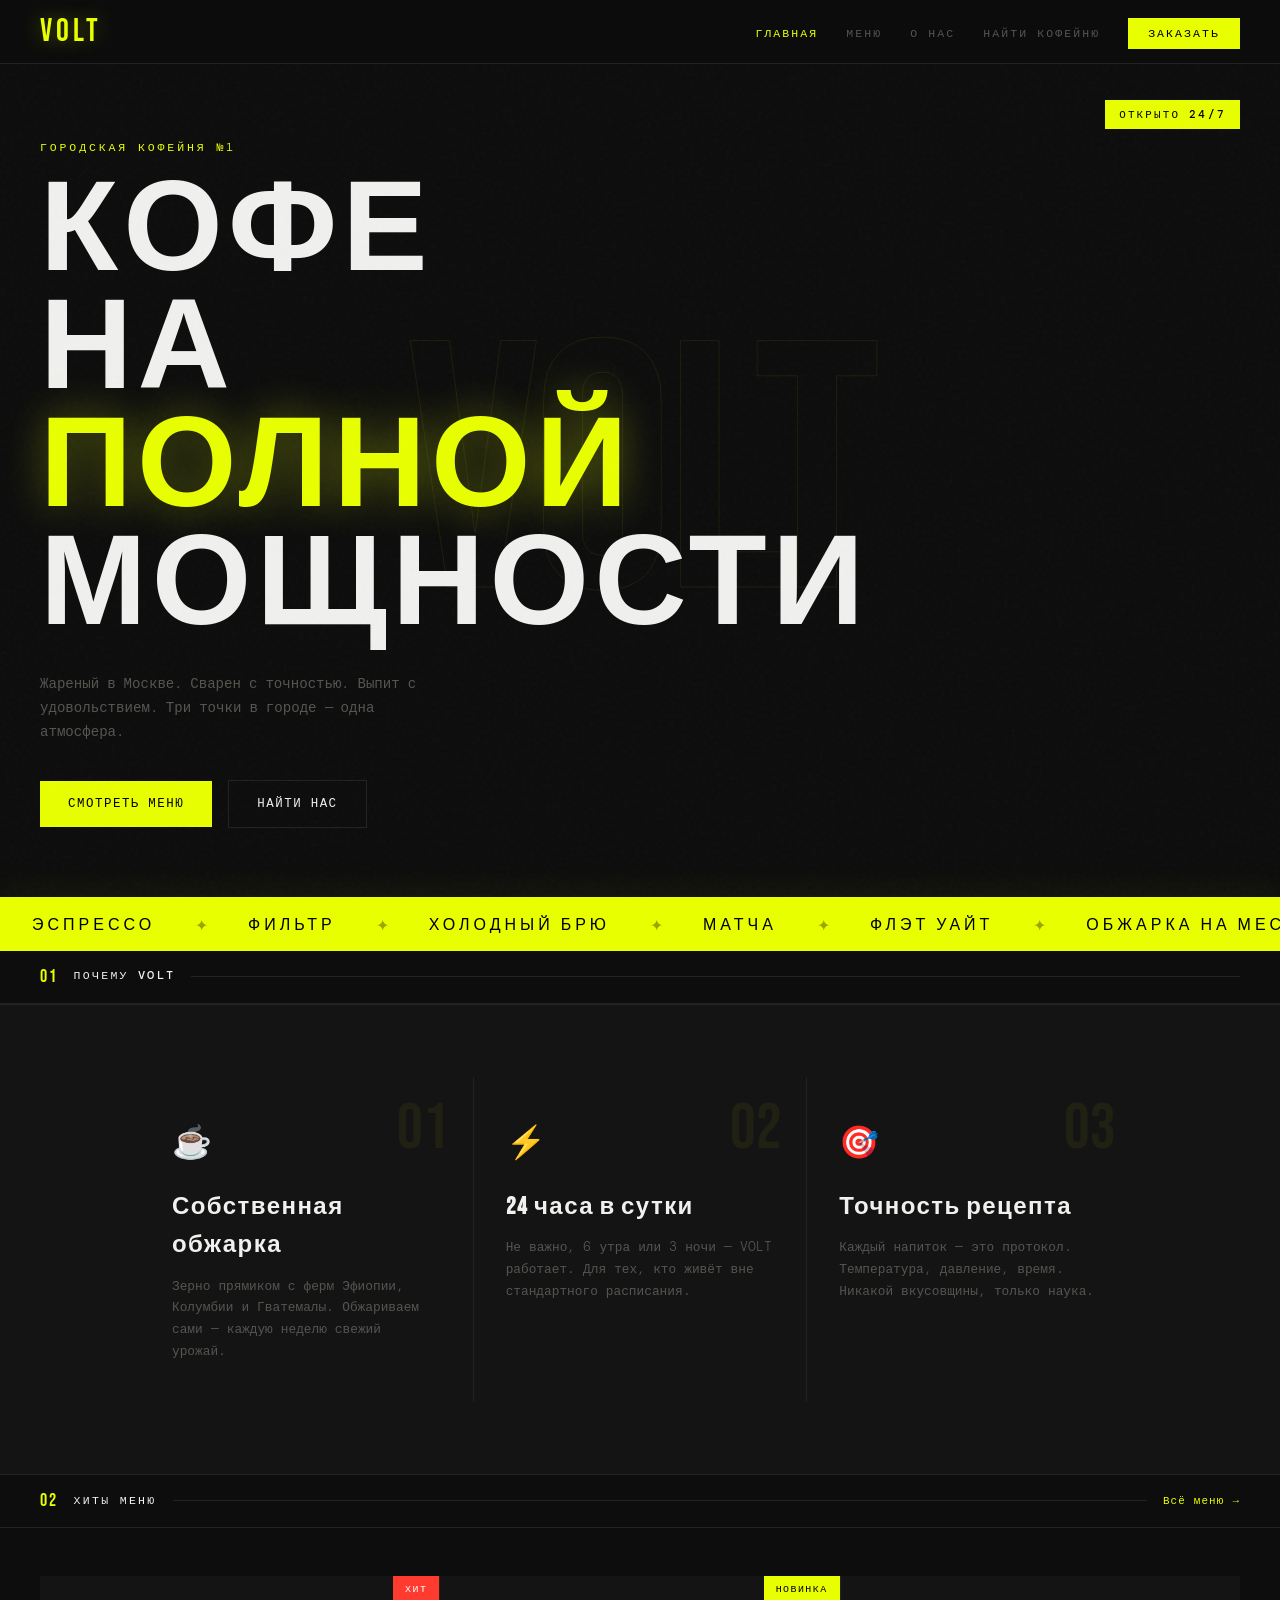
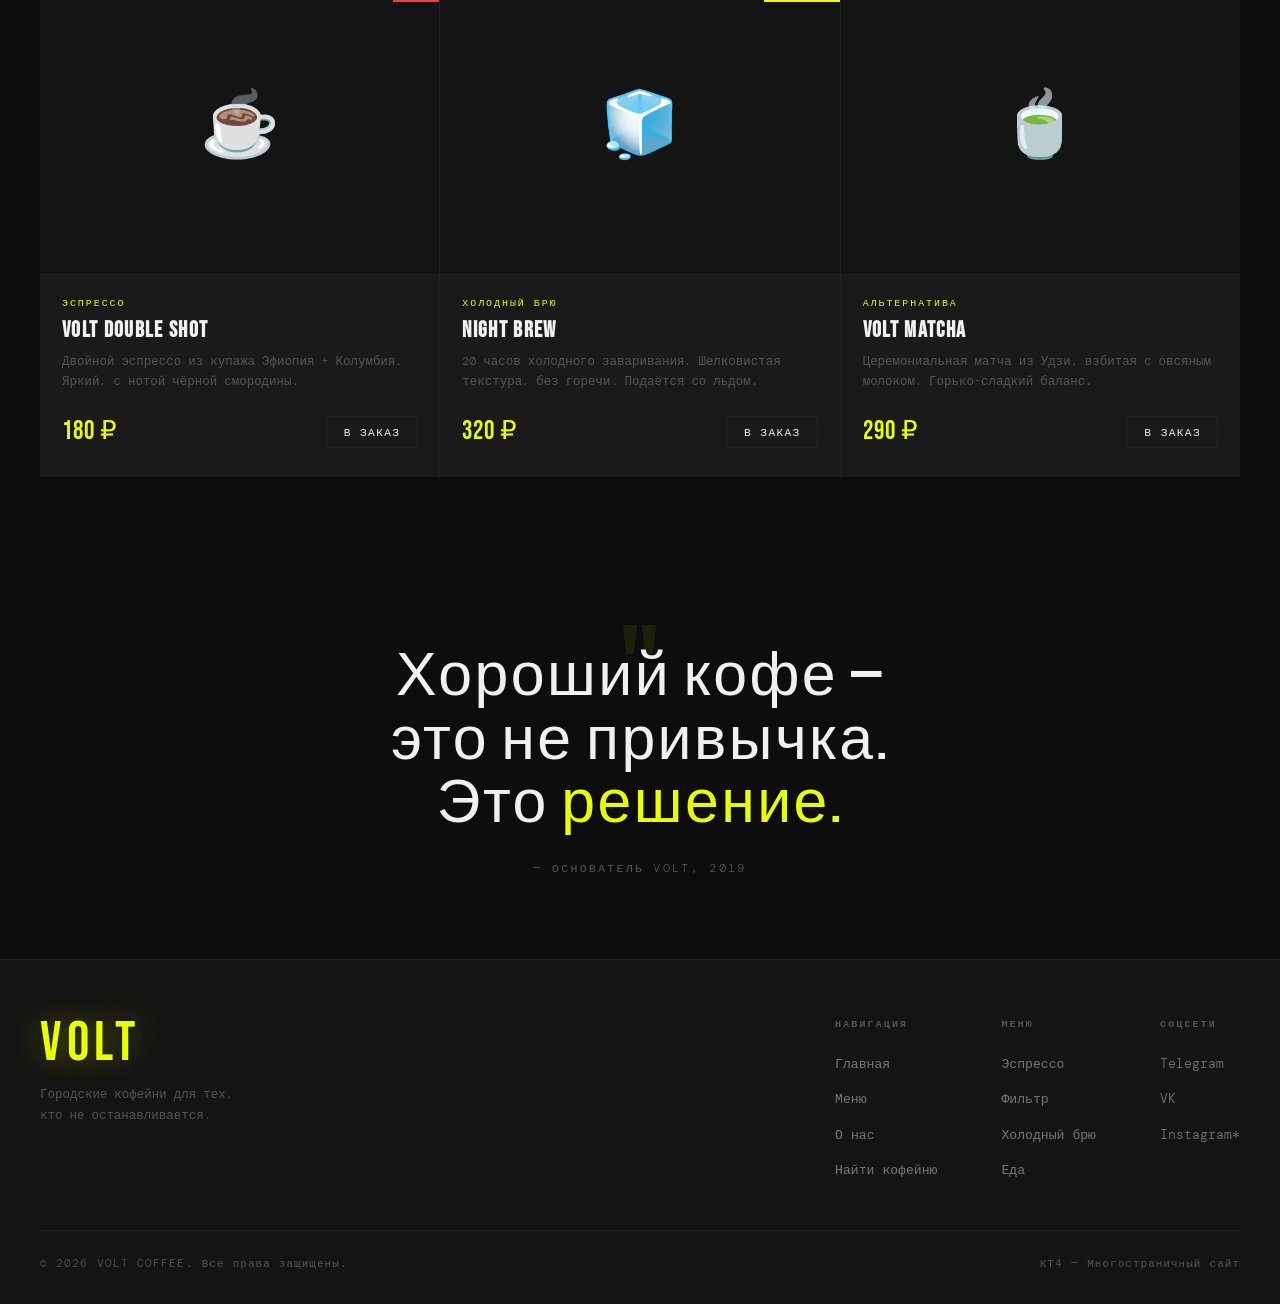
<file: index.html>
<!DOCTYPE html>
<html lang="ru">
<head>
  <meta charset="UTF-8"/>
  <meta name="viewport" content="width=device-width, initial-scale=1.0"/>
  <title>VOLT COFFEE — Городские кофейни</title>
  <link rel="stylesheet" href="style.css"/>
  <style>
    /* ── Фичи (3 колонки) ── */
    .features {
      padding: 72px 40px;
      background: var(--surface);
      border-top: 1px solid var(--border);
      border-bottom: 1px solid var(--border);
    }
    .features__grid {
      display: grid;
      grid-template-columns: repeat(3, 1fr);
      gap: 1px;
      max-width: 1000px;
      margin: 0 auto;
      background: var(--border);
    }
    .feature {
      background: var(--surface);
      padding: 40px 32px;
      position: relative;       /* ← relative для номера */
    }
    .feature__num {
      position: absolute;       /* ← absolute */
      top: 20px; right: 24px;
      font-family: 'Bebas Neue', sans-serif;
      font-size: 4rem;
      color: rgba(232,255,0,0.06);
      line-height: 1;
      pointer-events: none;
    }
    .feature__icon { font-size: 2rem; margin-bottom: 20px; }
    .feature__title {
      font-family: 'Bebas Neue', sans-serif;
      font-size: 1.5rem;
      letter-spacing: 0.06em;
      color: var(--text);
      margin-bottom: 10px;
    }
    .feature__text { font-size: 0.8rem; color: var(--muted); line-height: 1.7; }

    /* ── Цитата ── */
    .quote-block {
      padding: 80px 40px;
      display: flex;           /* Flexbox — центрирование */
      align-items: center;
      justify-content: center;
      background: var(--bg);
    }
    .quote-inner {
      max-width: 680px;
      text-align: center;
      position: relative;      /* ← relative */
    }
    .quote-deco {
      position: absolute;      /* ← absolute */
      top: -32px; left: 50%;
      transform: translateX(-50%);
      font-family: 'Bebas Neue', sans-serif;
      font-size: 8rem;
      color: var(--volt);
      opacity: 0.08;
      line-height: 1;
      pointer-events: none;
      user-select: none;
    }
    .quote-text {
      font-family: 'Bebas Neue', sans-serif;
      font-size: clamp(2rem, 5vw, 3.8rem);
      letter-spacing: 0.04em;
      line-height: 1.05;
      color: var(--text);
      position: relative;
      z-index: 1;
    }
    .quote-text em { color: var(--volt); font-style: normal; }
    .quote-author {
      margin-top: 24px;
      font-size: 0.72rem;
      letter-spacing: 0.2em;
      text-transform: uppercase;
      color: var(--muted);
    }

    @media (max-width: 900px) { .features__grid { grid-template-columns: 1fr; } }
    @media (max-width: 600px) { .features { padding: 48px 20px; } .quote-block { padding: 56px 20px; } }
  </style>
</head>
<body>

  <!-- FIXED NAV -->
  <nav class="nav">
    <a href="index.html" class="nav__logo">VOLT</a>
    <ul class="nav__links">
      <li><a href="index.html" class="active">Главная</a></li>
      <li><a href="menu.html">Меню</a></li>
      <li><a href="about.html">О нас</a></li>
      <li><a href="contact.html">Найти кофейню</a></li>
      <li><a href="menu.html" class="nav__cta">Заказать</a></li>
    </ul>
  </nav>

  <div class="page">

    <!-- HERO (relative + absolute) -->
    <section class="hero">
      <div class="hero__wordmark">VOLT</div>
      <div class="hero__line"></div>
      <div class="hero__badge">Открыто 24/7</div>

      <div class="hero__content">
        <span class="hero__tag">Городская кофейня №1</span>
        <h1 class="hero__title">КОФЕ<br>НА <em>ПОЛНОЙ</em><br>МОЩНОСТИ</h1>
        <p class="hero__desc">Жареный в Москве. Сварен с точностью. Выпит с удовольствием. Три точки в городе — одна атмосфера.</p>
        <div class="hero__actions">
          <a href="menu.html" class="btn btn--volt">Смотреть меню</a>
          <a href="contact.html" class="btn btn--ghost">Найти нас</a>
        </div>
      </div>
    </section>

    <!-- TICKER -->
    <div class="ticker">
      <div class="ticker__inner">
        <span class="ticker__item">Эспрессо</span><span class="ticker__sep">✦</span>
        <span class="ticker__item">Фильтр</span><span class="ticker__sep">✦</span>
        <span class="ticker__item">Холодный брю</span><span class="ticker__sep">✦</span>
        <span class="ticker__item">Матча</span><span class="ticker__sep">✦</span>
        <span class="ticker__item">Флэт уайт</span><span class="ticker__sep">✦</span>
        <span class="ticker__item">Обжарка на месте</span><span class="ticker__sep">✦</span>
        <span class="ticker__item">Работаем 24/7</span><span class="ticker__sep">✦</span>
        <span class="ticker__item">Wi-Fi · Розетки</span><span class="ticker__sep">✦</span>
        <!-- дубль для бесшовной прокрутки -->
        <span class="ticker__item">Эспрессо</span><span class="ticker__sep">✦</span>
        <span class="ticker__item">Фильтр</span><span class="ticker__sep">✦</span>
        <span class="ticker__item">Холодный брю</span><span class="ticker__sep">✦</span>
        <span class="ticker__item">Матча</span><span class="ticker__sep">✦</span>
        <span class="ticker__item">Флэт уайт</span><span class="ticker__sep">✦</span>
        <span class="ticker__item">Обжарка на месте</span><span class="ticker__sep">✦</span>
        <span class="ticker__item">Работаем 24/7</span><span class="ticker__sep">✦</span>
        <span class="ticker__item">Wi-Fi · Розетки</span><span class="ticker__sep">✦</span>
      </div>
    </div>

    <!-- STICKY HEADER -->
    <div class="section-header">
      <span class="section-header__num">01</span>
      <span class="section-header__title">Почему VOLT</span>
      <div class="section-header__line"></div>
    </div>

    <!-- ФИЧИ (Grid + relative/absolute) -->
    <section class="features">
      <div class="features__grid">
        <div class="feature">
          <div class="feature__num">01</div>
          <div class="feature__icon">☕</div>
          <h3 class="feature__title">Собственная обжарка</h3>
          <p class="feature__text">Зерно прямиком с ферм Эфиопии, Колумбии и Гватемалы. Обжариваем сами — каждую неделю свежий урожай.</p>
        </div>
        <div class="feature">
          <div class="feature__num">02</div>
          <div class="feature__icon">⚡</div>
          <h3 class="feature__title">24 часа в сутки</h3>
          <p class="feature__text">Не важно, 6 утра или 3 ночи — VOLT работает. Для тех, кто живёт вне стандартного расписания.</p>
        </div>
        <div class="feature">
          <div class="feature__num">03</div>
          <div class="feature__icon">🎯</div>
          <h3 class="feature__title">Точность рецепта</h3>
          <p class="feature__text">Каждый напиток — это протокол. Температура, давление, время. Никакой вкусовщины, только наука.</p>
        </div>
      </div>
    </section>

    <!-- STICKY HEADER 2 -->
    <div class="section-header">
      <span class="section-header__num">02</span>
      <span class="section-header__title">Хиты меню</span>
      <div class="section-header__line"></div>
      <a href="menu.html" class="section-header__extra" style="color:var(--volt);text-decoration:none;">Всё меню →</a>
    </div>

    <!-- КАРТОЧКИ (CSS Grid) -->
    <section class="grid-section">
      <div class="grid grid--3">

        <div class="card">
          <span class="card__label card__label--hot">Хит</span>
          <div class="card__img">☕</div>
          <div class="card__body">
            <p class="card__cat">Эспрессо</p>
            <h3 class="card__name">Volt Double Shot</h3>
            <p class="card__desc">Двойной эспрессо из купажа Эфиопия + Колумбия. Яркий, с нотой чёрной смородины.</p>
            <div class="card__foot">
              <span class="card__price">180 ₽</span>
              <button class="card__btn">В заказ</button>
            </div>
          </div>
        </div>

        <div class="card">
          <span class="card__label card__label--new">Новинка</span>
          <div class="card__img">🧊</div>
          <div class="card__body">
            <p class="card__cat">Холодный брю</p>
            <h3 class="card__name">Night Brew</h3>
            <p class="card__desc">20 часов холодного заваривания. Шелковистая текстура, без горечи. Подаётся со льдом.</p>
            <div class="card__foot">
              <span class="card__price">320 ₽</span>
              <button class="card__btn">В заказ</button>
            </div>
          </div>
        </div>

        <div class="card">
          <div class="card__img">🍵</div>
          <div class="card__body">
            <p class="card__cat">Альтернатива</p>
            <h3 class="card__name">Volt Matcha</h3>
            <p class="card__desc">Церемониальная матча из Удзи, взбитая с овсяным молоком. Горько-сладкий баланс.</p>
            <div class="card__foot">
              <span class="card__price">290 ₽</span>
              <button class="card__btn">В заказ</button>
            </div>
          </div>
        </div>

      </div>
    </section>

    <!-- ЦИТАТА (Flexbox центрирование + relative/absolute) -->
    <section class="quote-block">
      <div class="quote-inner">
        <div class="quote-deco">"</div>
        <p class="quote-text">Хороший кофе —<br>это не привычка.<br>Это <em>решение.</em></p>
        <p class="quote-author">— Основатель VOLT, 2019</p>
      </div>
    </section>

    <!-- FOOTER -->
    <footer class="footer">
      <div class="footer__top">
        <div class="footer__brand">
          <div class="footer__logo-big">VOLT</div>
          <p class="footer__tagline">Городские кофейни для тех, кто не останавливается.</p>
        </div>
        <div class="footer__col">
          <h4>Навигация</h4>
          <ul>
            <li><a href="index.html">Главная</a></li>
            <li><a href="menu.html">Меню</a></li>
            <li><a href="about.html">О нас</a></li>
            <li><a href="contact.html">Найти кофейню</a></li>
          </ul>
        </div>
        <div class="footer__col">
          <h4>Меню</h4>
          <ul>
            <li><a href="menu.html">Эспрессо</a></li>
            <li><a href="menu.html">Фильтр</a></li>
            <li><a href="menu.html">Холодный брю</a></li>
            <li><a href="menu.html">Еда</a></li>
          </ul>
        </div>
        <div class="footer__col">
          <h4>Соцсети</h4>
          <ul>
            <li><a href="#">Telegram</a></li>
            <li><a href="#">VK</a></li>
            <li><a href="#">Instagram*</a></li>
          </ul>
        </div>
      </div>
      <div class="footer__bottom">
        <span>© 2026 VOLT COFFEE. Все права защищены.</span>
        <span>КТ4 — Многостраничный сайт</span>
      </div>
    </footer>

  </div>
</body>
</html>
</file>
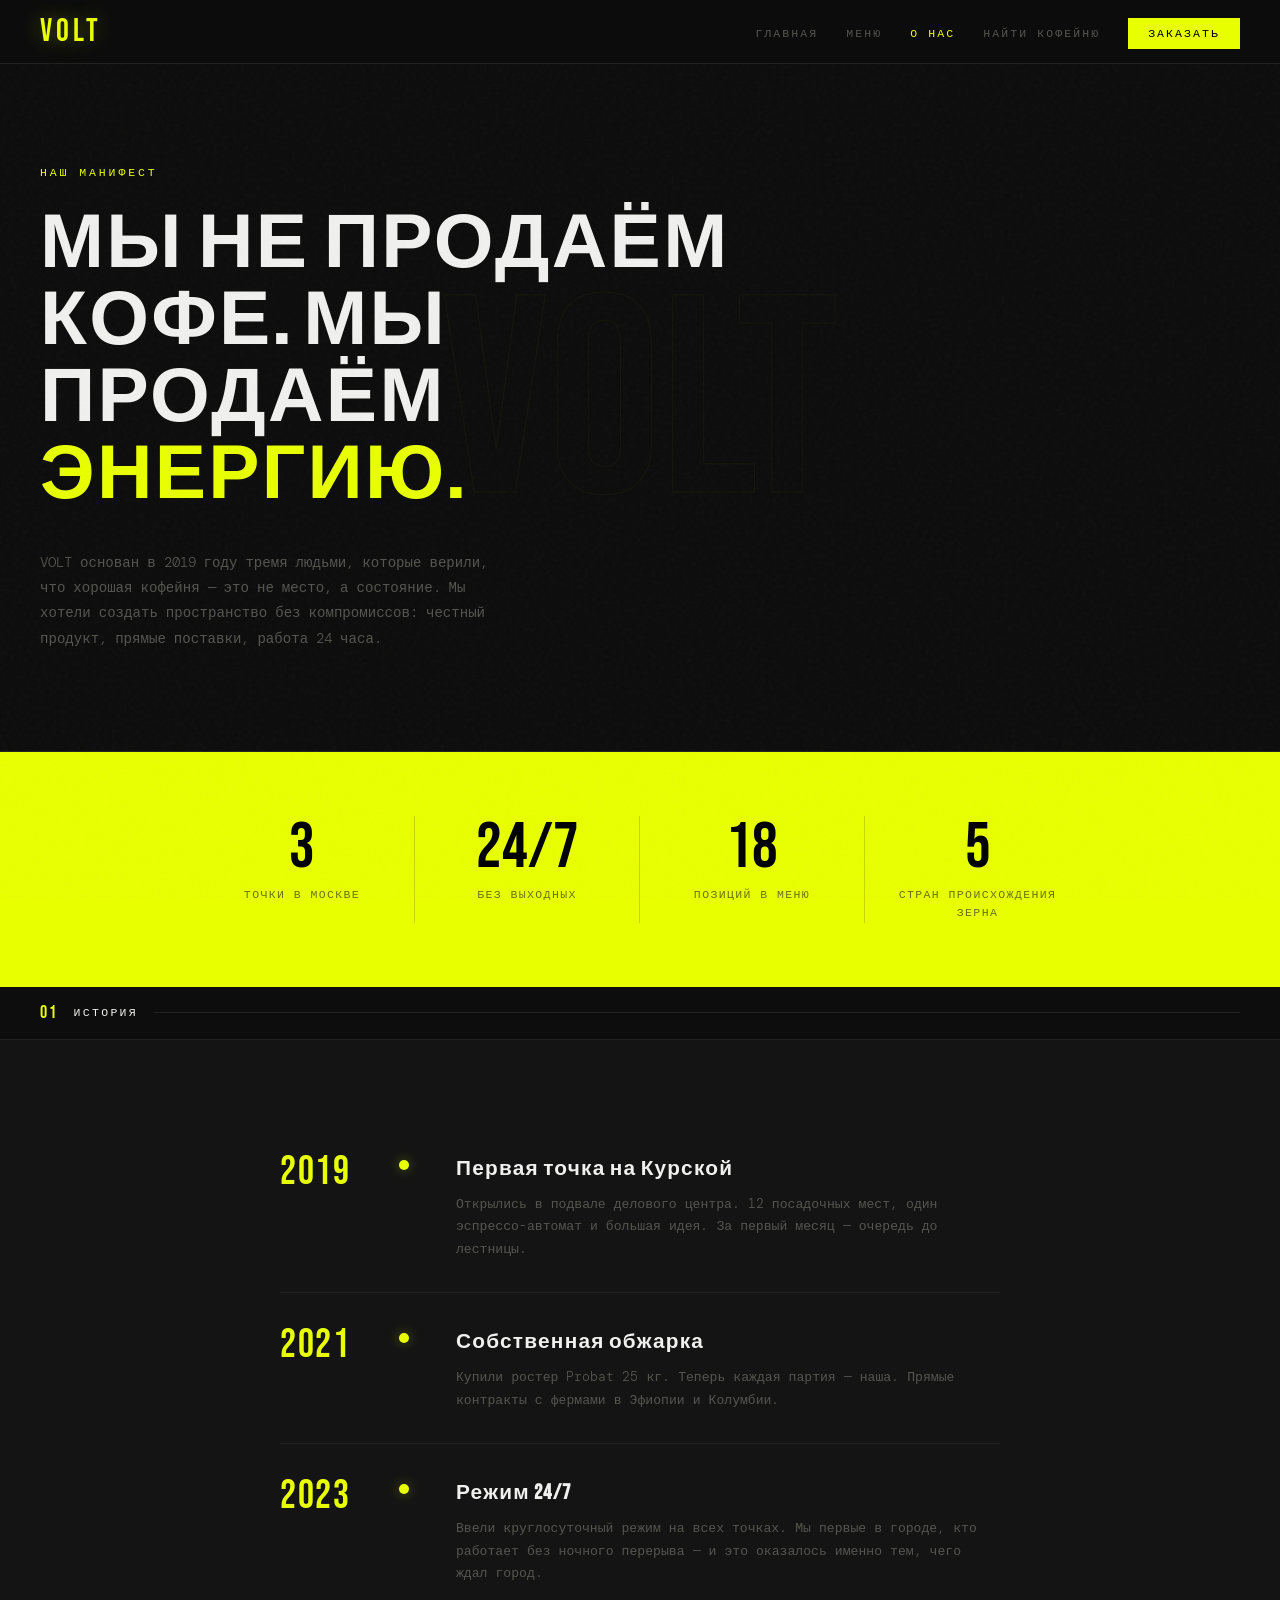
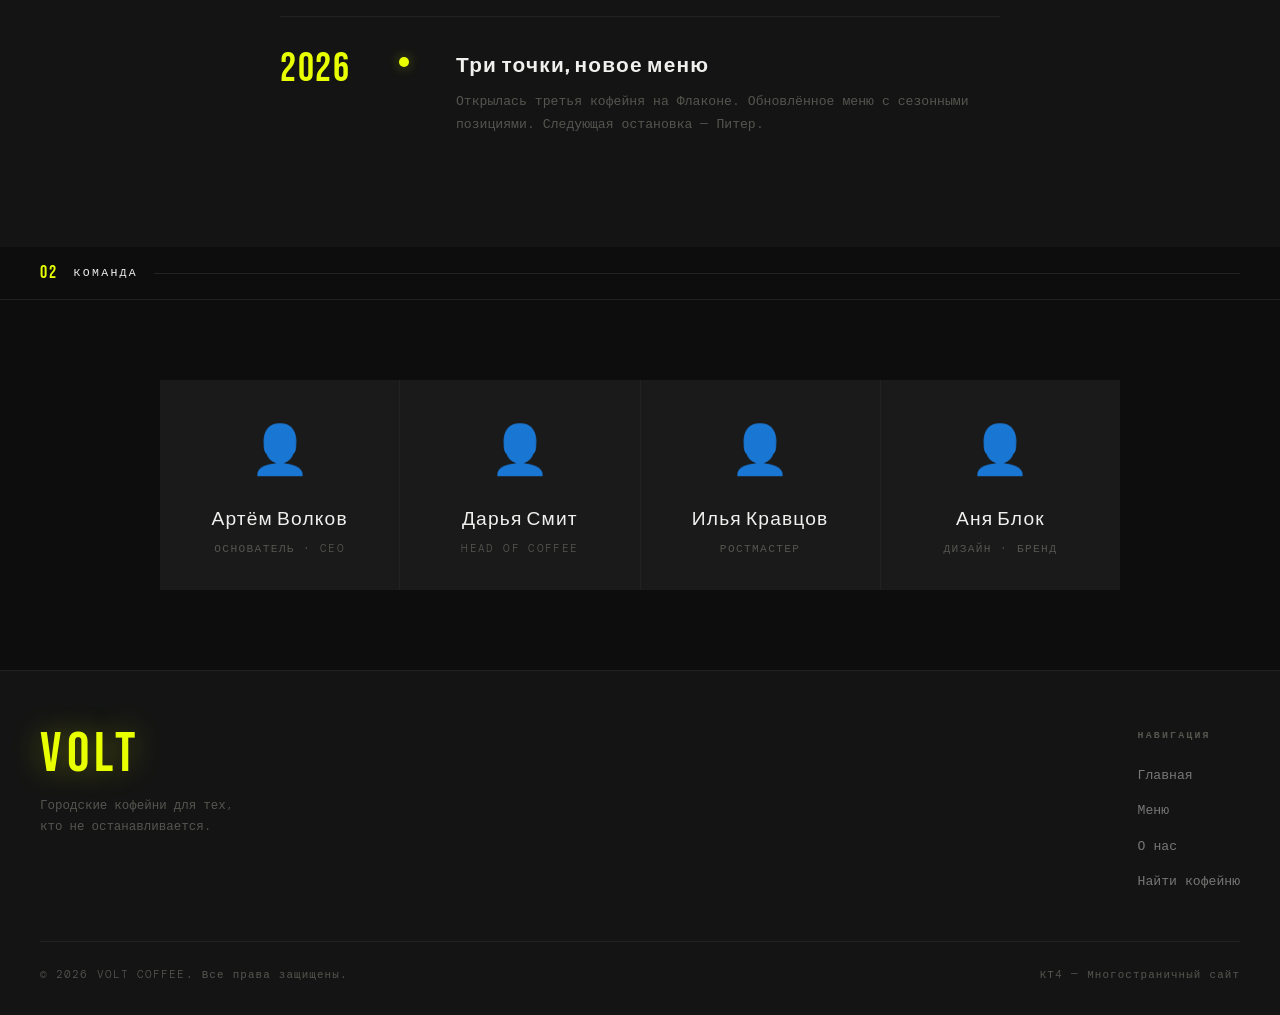
<file: about.html>
<!DOCTYPE html>
<html lang="ru">
<head>
  <meta charset="UTF-8"/>
  <meta name="viewport" content="width=device-width, initial-scale=1.0"/>
  <title>О нас — VOLT COFFEE</title>
  <link rel="stylesheet" href="style.css"/>
  <style>
    /* ── Манифест ── */
    .manifesto {
      padding: 100px 40px;
      position: relative;       /* ← relative */
      overflow: hidden;
      border-bottom: 1px solid var(--border);
    }
    .manifesto__bg {
      position: absolute;       /* ← absolute */
      top: 0; left: 0; right: 0; bottom: 0;
      display: flex;
      align-items: center;
      justify-content: center;
      font-family: 'Bebas Neue', sans-serif;
      font-size: 22vw;
      color: transparent;
      -webkit-text-stroke: 1px rgba(232,255,0,0.04);
      pointer-events: none;
      user-select: none;
      line-height: 1;
    }
    .manifesto__content {
      position: relative;       /* выше absolute-фона */
      z-index: 1;
      max-width: 760px;
    }
    .manifesto__label {
      font-size: 0.72rem;
      letter-spacing: 0.25em;
      text-transform: uppercase;
      color: var(--volt);
      margin-bottom: 24px;
    }
    .manifesto__text {
      font-family: 'Bebas Neue', sans-serif;
      font-size: clamp(2.5rem, 6vw, 5.5rem);
      letter-spacing: 0.03em;
      line-height: 1;
      color: var(--text);
    }
    .manifesto__text em { color: var(--volt); font-style: normal; }
    .manifesto__sub {
      margin-top: 36px;
      font-size: 0.88rem;
      color: var(--muted);
      max-width: 480px;
      line-height: 1.8;
    }

    /* ── Хронология ── */
    .timeline {
      padding: 80px 40px;
      background: var(--surface);
    }
    .timeline__list {
      max-width: 720px;
      margin: 0 auto;
      display: flex;
      flex-direction: column;
      gap: 0;
    }
    .timeline__item {
      display: flex;
      gap: 32px;
      padding: 32px 0;
      border-bottom: 1px solid var(--border);
      position: relative;       /* ← relative */
    }
    .timeline__item:last-child { border-bottom: none; }
    .timeline__year {
      font-family: 'Bebas Neue', sans-serif;
      font-size: 2.5rem;
      letter-spacing: 0.04em;
      color: var(--volt);
      line-height: 1;
      flex-shrink: 0;
      width: 120px;
    }
    .timeline__dot {
      position: absolute;       /* ← absolute */
      left: 124px; top: 40px;
      width: 10px; height: 10px;
      border-radius: 50%;
      background: var(--volt);
      box-shadow: 0 0 12px var(--volt-glow);
      transform: translateX(-50%);
    }
    .timeline__body { padding-left: 24px; }
    .timeline__title {
      font-family: 'Bebas Neue', sans-serif;
      font-size: 1.3rem;
      letter-spacing: 0.06em;
      color: var(--text);
      margin-bottom: 8px;
    }
    .timeline__text { font-size: 0.82rem; color: var(--muted); line-height: 1.7; }

    /* ── Команда ── */
    .team { padding: 80px 40px; }
    .team__grid {
      display: grid;
      grid-template-columns: repeat(4, 1fr);
      gap: 1px;
      max-width: 960px;
      margin: 0 auto;
      background: var(--border);
    }
    .member {
      background: var(--card);
      padding: 32px 24px;
      text-align: center;
      position: relative;       /* ← relative */
      overflow: hidden;
      transition: background 0.2s;
    }
    .member:hover { background: #1f1f1f; }
    .member__glow {
      position: absolute;       /* ← absolute */
      top: 0; left: 50%;
      transform: translateX(-50%);
      width: 60px; height: 2px;
      background: var(--volt);
      box-shadow: 0 0 12px var(--volt-glow);
      opacity: 0;
      transition: opacity 0.3s;
    }
    .member:hover .member__glow { opacity: 1; }
    .member__avatar {
      font-size: 3rem;
      margin-bottom: 16px;
    }
    .member__name {
      font-family: 'Bebas Neue', sans-serif;
      font-size: 1.2rem;
      letter-spacing: 0.06em;
      color: var(--text);
      margin-bottom: 4px;
    }
    .member__role { font-size: 0.7rem; color: var(--muted); letter-spacing: 0.12em; text-transform: uppercase; }

    /* ── Цифры ── */
    .numbers {
      background: var(--volt);
      padding: 64px 40px;
      display: flex;            /* Flexbox — центрирование */
      align-items: center;
      justify-content: center;
    }
    .numbers__grid {
      display: grid;
      grid-template-columns: repeat(4, 1fr);
      gap: 0;
      max-width: 900px;
      width: 100%;
    }
    .number-item {
      text-align: center;
      padding: 0 24px;
      border-right: 1px solid rgba(0,0,0,0.15);
    }
    .number-item:last-child { border-right: none; }
    .number-item__val {
      font-family: 'Bebas Neue', sans-serif;
      font-size: 4rem;
      letter-spacing: 0;
      color: #000;
      line-height: 1;
    }
    .number-item__label { font-size: 0.72rem; color: rgba(0,0,0,0.55); letter-spacing: 0.12em; text-transform: uppercase; margin-top: 6px; }

    @media (max-width: 900px) {
      .team__grid { grid-template-columns: repeat(2, 1fr); }
      .numbers__grid { grid-template-columns: repeat(2, 1fr); }
      .number-item { border-right: none; border-bottom: 1px solid rgba(0,0,0,0.15); padding: 24px; }
    }
    @media (max-width: 600px) {
      .manifesto { padding: 64px 20px; }
      .timeline { padding: 48px 20px; }
      .team { padding: 48px 20px; }
      .numbers { padding: 48px 20px; }
      .timeline__item { flex-direction: column; gap: 8px; }
      .timeline__year { width: auto; }
      .timeline__dot { display: none; }
      .timeline__body { padding-left: 0; }
    }
  </style>
</head>
<body>

  <nav class="nav">
    <a href="index.html" class="nav__logo">VOLT</a>
    <ul class="nav__links">
      <li><a href="index.html">Главная</a></li>
      <li><a href="menu.html">Меню</a></li>
      <li><a href="about.html" class="active">О нас</a></li>
      <li><a href="contact.html">Найти кофейню</a></li>
      <li><a href="menu.html" class="nav__cta">Заказать</a></li>
    </ul>
  </nav>

  <div class="page">

    <!-- МАНИФЕСТ (relative + absolute) -->
    <section class="manifesto">
      <div class="manifesto__bg">VOLT</div>
      <div class="manifesto__content">
        <p class="manifesto__label">Наш манифест</p>
        <h1 class="manifesto__text">МЫ НЕ ПРОДАЁМ<br>КОФЕ. МЫ ПРОДАЁМ<br><em>ЭНЕРГИЮ.</em></h1>
        <p class="manifesto__sub">VOLT основан в 2019 году тремя людьми, которые верили, что хорошая кофейня — это не место, а состояние. Мы хотели создать пространство без компромиссов: честный продукт, прямые поставки, работа 24 часа.</p>
      </div>
    </section>

    <!-- ЧИСЛА (Flexbox центрирование) -->
    <section class="numbers">
      <div class="numbers__grid">
        <div class="number-item"><div class="number-item__val">3</div><div class="number-item__label">Точки в Москве</div></div>
        <div class="number-item"><div class="number-item__val">24/7</div><div class="number-item__label">Без выходных</div></div>
        <div class="number-item"><div class="number-item__val">18</div><div class="number-item__label">Позиций в меню</div></div>
        <div class="number-item"><div class="number-item__val">5</div><div class="number-item__label">Стран происхождения зерна</div></div>
      </div>
    </section>

    <!-- STICKY HEADER -->
    <div class="section-header">
      <span class="section-header__num">01</span>
      <span class="section-header__title">История</span>
      <div class="section-header__line"></div>
    </div>

    <!-- ХРОНОЛОГИЯ (relative + absolute) -->
    <section class="timeline">
      <div class="timeline__list">
        <div class="timeline__item">
          <div class="timeline__year">2019</div>
          <div class="timeline__dot"></div>
          <div class="timeline__body">
            <h3 class="timeline__title">Первая точка на Курской</h3>
            <p class="timeline__text">Открылись в подвале делового центра. 12 посадочных мест, один эспрессо-автомат и большая идея. За первый месяц — очередь до лестницы.</p>
          </div>
        </div>
        <div class="timeline__item">
          <div class="timeline__year">2021</div>
          <div class="timeline__dot"></div>
          <div class="timeline__body">
            <h3 class="timeline__title">Собственная обжарка</h3>
            <p class="timeline__text">Купили ростер Probat 25 кг. Теперь каждая партия — наша. Прямые контракты с фермами в Эфиопии и Колумбии.</p>
          </div>
        </div>
        <div class="timeline__item">
          <div class="timeline__year">2023</div>
          <div class="timeline__dot"></div>
          <div class="timeline__body">
            <h3 class="timeline__title">Режим 24/7</h3>
            <p class="timeline__text">Ввели круглосуточный режим на всех точках. Мы первые в городе, кто работает без ночного перерыва — и это оказалось именно тем, чего ждал город.</p>
          </div>
        </div>
        <div class="timeline__item">
          <div class="timeline__year">2026</div>
          <div class="timeline__dot"></div>
          <div class="timeline__body">
            <h3 class="timeline__title">Три точки, новое меню</h3>
            <p class="timeline__text">Открылась третья кофейня на Флаконе. Обновлённое меню с сезонными позициями. Следующая остановка — Питер.</p>
          </div>
        </div>
      </div>
    </section>

    <!-- STICKY HEADER 2 -->
    <div class="section-header">
      <span class="section-header__num">02</span>
      <span class="section-header__title">Команда</span>
      <div class="section-header__line"></div>
    </div>

    <!-- КОМАНДА (CSS Grid + relative/absolute) -->
    <section class="team">
      <div class="team__grid">
        <div class="member">
          <div class="member__glow"></div>
          <div class="member__avatar">👤</div>
          <div class="member__name">Артём Волков</div>
          <div class="member__role">Основатель · CEO</div>
        </div>
        <div class="member">
          <div class="member__glow"></div>
          <div class="member__avatar">👤</div>
          <div class="member__name">Дарья Смит</div>
          <div class="member__role">Head of Coffee</div>
        </div>
        <div class="member">
          <div class="member__glow"></div>
          <div class="member__avatar">👤</div>
          <div class="member__name">Илья Кравцов</div>
          <div class="member__role">Ростмастер</div>
        </div>
        <div class="member">
          <div class="member__glow"></div>
          <div class="member__avatar">👤</div>
          <div class="member__name">Аня Блок</div>
          <div class="member__role">Дизайн · Бренд</div>
        </div>
      </div>
    </section>

    <footer class="footer">
      <div class="footer__top">
        <div class="footer__brand">
          <div class="footer__logo-big">VOLT</div>
          <p class="footer__tagline">Городские кофейни для тех, кто не останавливается.</p>
        </div>
        <div class="footer__col">
          <h4>Навигация</h4>
          <ul>
            <li><a href="index.html">Главная</a></li>
            <li><a href="menu.html">Меню</a></li>
            <li><a href="about.html">О нас</a></li>
            <li><a href="contact.html">Найти кофейню</a></li>
          </ul>
        </div>
      </div>
      <div class="footer__bottom">
        <span>© 2026 VOLT COFFEE. Все права защищены.</span>
        <span>КТ4 — Многостраничный сайт</span>
      </div>
    </footer>

  </div>
</body>
</html>
</file>
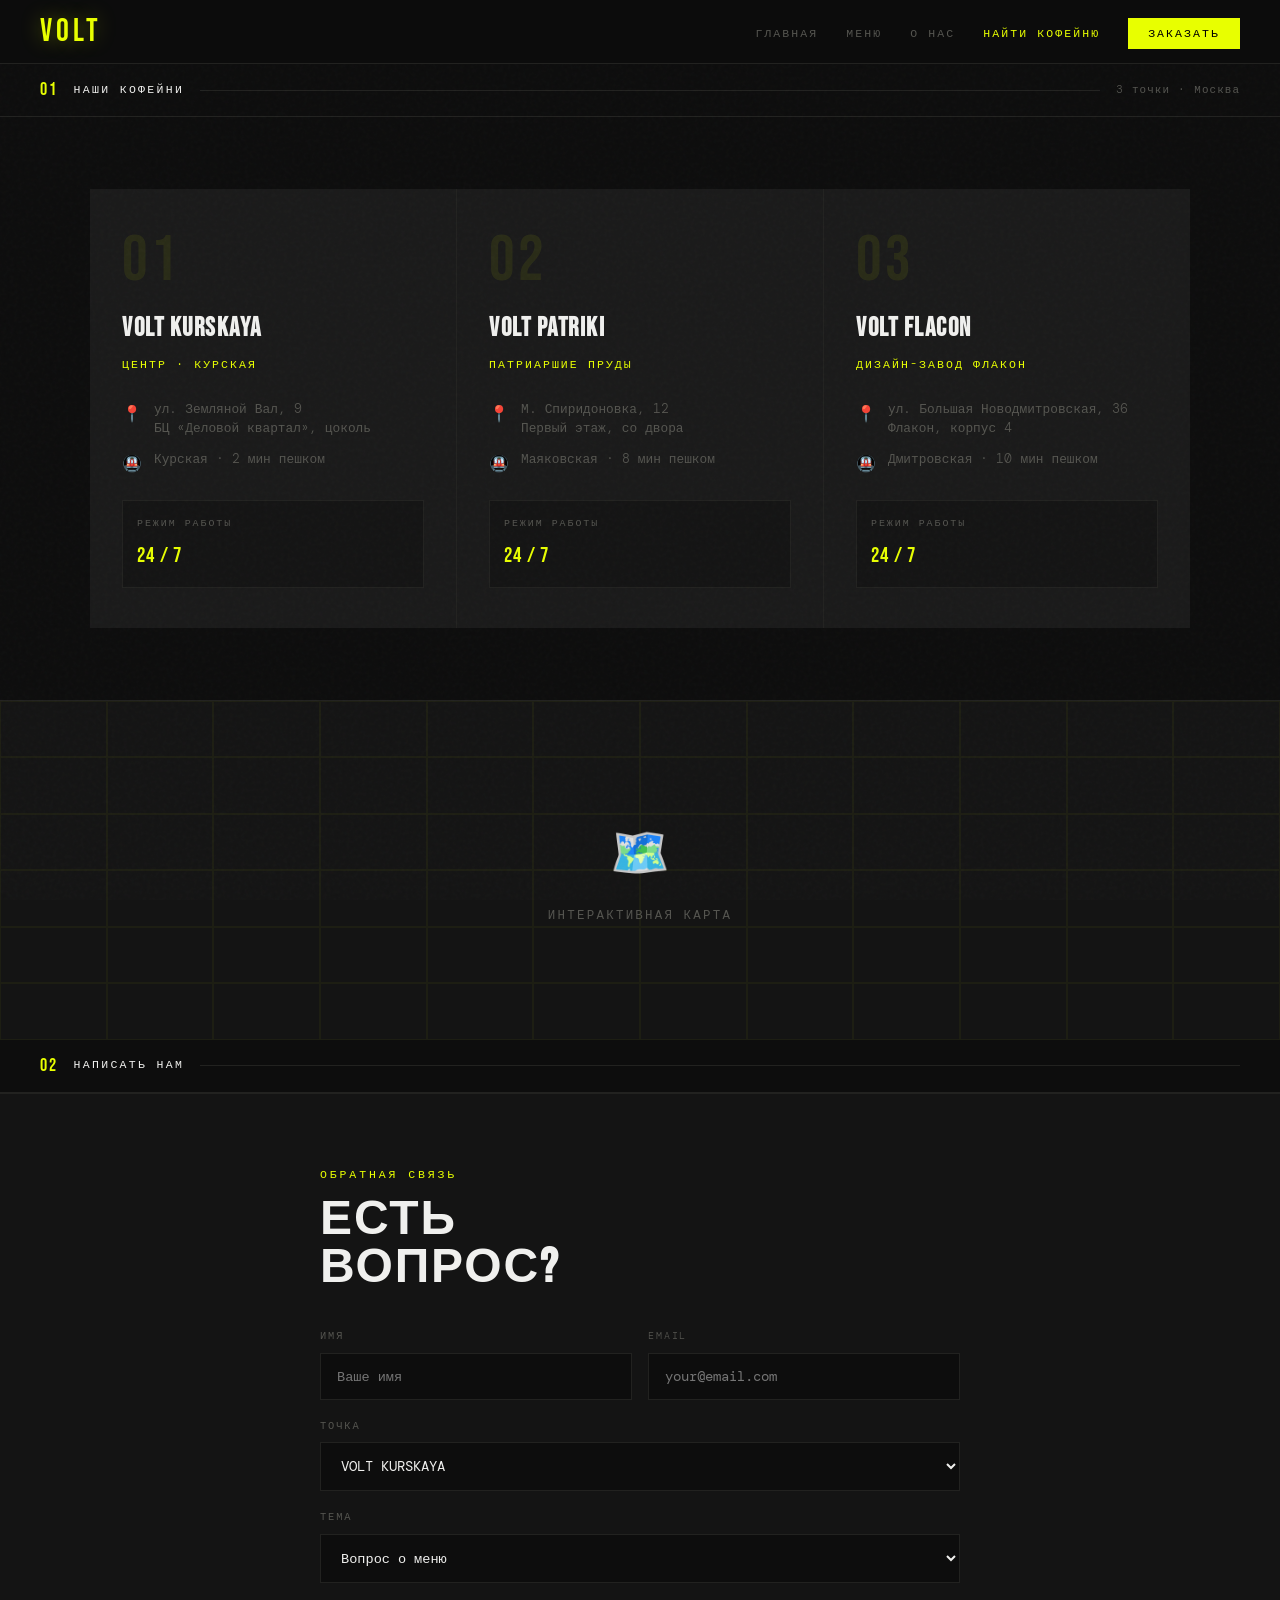
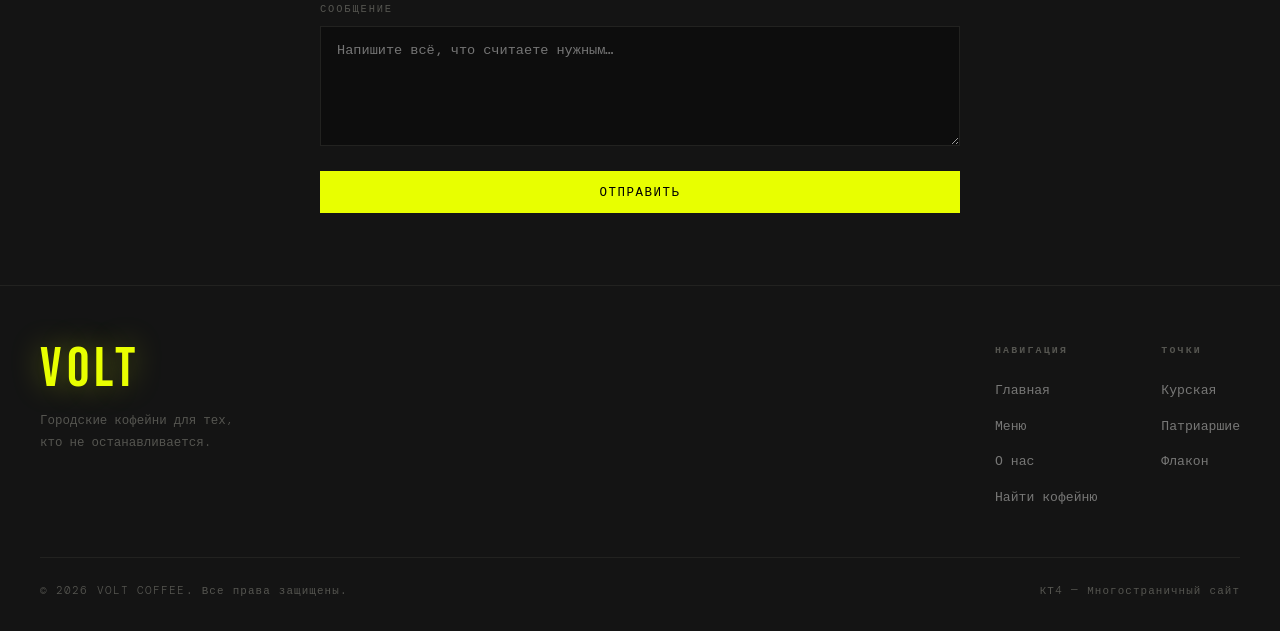
<file: contact.html>
<!DOCTYPE html>
<html lang="ru">
<head>
  <meta charset="UTF-8"/>
  <meta name="viewport" content="width=device-width, initial-scale=1.0"/>
  <title>Найти кофейню — VOLT COFFEE</title>
  <link rel="stylesheet" href="style.css"/>
  <style>
    /* ── Три точки на карте ── */
    .locations {
      padding: 72px 40px;
      display: flex;             /* Flexbox — центрирование */
      justify-content: center;
    }
    .locations__grid {
      display: grid;
      grid-template-columns: repeat(3, 1fr);
      gap: 1px;
      max-width: 1100px;
      width: 100%;
      background: var(--border);
    }
    .location {
      background: var(--card);
      padding: 40px 32px;
      position: relative;        /* ← relative */
      overflow: hidden;
      transition: background 0.2s;
    }
    .location:hover { background: #1f1f1f; }
    .location__accent {
      position: absolute;        /* ← absolute */
      top: 0; left: 0; right: 0;
      height: 3px;
      background: var(--volt);
      box-shadow: 0 0 14px var(--volt-glow);
      transform: scaleX(0);
      transform-origin: left;
      transition: transform 0.35s cubic-bezier(.16,1,.3,1);
    }
    .location:hover .location__accent { transform: scaleX(1); }

    .location__num {
      font-family: 'Bebas Neue', sans-serif;
      font-size: 4rem;
      letter-spacing: 0.04em;
      color: rgba(232,255,0,0.08);
      line-height: 1;
      margin-bottom: 16px;
    }
    .location__name {
      font-family: 'Bebas Neue', sans-serif;
      font-size: 1.6rem;
      letter-spacing: 0.06em;
      color: var(--text);
      margin-bottom: 6px;
    }
    .location__area {
      font-size: 0.72rem;
      letter-spacing: 0.18em;
      text-transform: uppercase;
      color: var(--volt);
      margin-bottom: 24px;
    }
    .location__info {
      display: flex;
      flex-direction: column;
      gap: 12px;
    }
    .location__row {
      display: flex;
      gap: 12px;
      align-items: flex-start;
    }
    .location__icon { font-size: 1rem; flex-shrink: 0; margin-top: 2px; }
    .location__detail { font-size: 0.8rem; color: var(--muted); line-height: 1.5; }
    .location__hours {
      margin-top: 24px;
      padding: 14px;
      border: 1px solid var(--border);
      background: var(--surface);
    }
    .location__hours-title {
      font-size: 0.62rem;
      letter-spacing: 0.2em;
      text-transform: uppercase;
      color: var(--muted);
      margin-bottom: 8px;
    }
    .location__hours-val {
      font-family: 'Bebas Neue', sans-serif;
      font-size: 1.3rem;
      letter-spacing: 0.06em;
      color: var(--volt);
    }

    /* ── Карта-заглушка ── */
    .map-placeholder {
      height: 340px;
      background: var(--surface);
      border-top: 1px solid var(--border);
      display: flex;
      align-items: center;
      justify-content: center;  /* Flexbox */
      flex-direction: column;
      gap: 14px;
      position: relative;       /* ← relative */
      overflow: hidden;
    }
    .map-placeholder__bg {
      position: absolute;       /* ← absolute */
      inset: 0;
      display: grid;
      grid-template-columns: repeat(12, 1fr);
      grid-template-rows: repeat(6, 1fr);
      opacity: 0.04;
    }
    .map-placeholder__bg span {
      border: 1px solid var(--volt);
    }
    .map-placeholder__icon { font-size: 3rem; position: relative; z-index: 1; }
    .map-placeholder__text {
      font-size: 0.78rem;
      letter-spacing: 0.18em;
      text-transform: uppercase;
      color: var(--muted);
      position: relative;
      z-index: 1;
    }

    /* ── Форма ── */
    .contact-form-section {
      padding: 72px 40px;
      background: var(--surface);
      border-top: 1px solid var(--border);
      display: flex;             /* Flexbox — центрирование */
      justify-content: center;
    }
    .contact-form-inner {
      max-width: 640px;
      width: 100%;
    }
    .form-head {
      margin-bottom: 36px;
    }
    .form-head__label {
      font-size: 0.72rem;
      letter-spacing: 0.25em;
      text-transform: uppercase;
      color: var(--volt);
      margin-bottom: 12px;
    }
    .form-head__title {
      font-family: 'Bebas Neue', sans-serif;
      font-size: 3rem;
      letter-spacing: 0.04em;
      color: var(--text);
      line-height: 1;
    }
    .form-group { margin-bottom: 18px; }
    .form-group label {
      display: block;
      font-size: 0.65rem;
      letter-spacing: 0.18em;
      text-transform: uppercase;
      color: var(--muted);
      margin-bottom: 8px;
    }
    .form-group input,
    .form-group textarea,
    .form-group select {
      width: 100%;
      padding: 14px 16px;
      border: 1px solid var(--border);
      background: var(--bg);
      color: var(--text);
      font-family: 'DM Mono', monospace;
      font-size: 0.85rem;
      outline: none;
      transition: border-color 0.2s;
    }
    .form-group input:focus,
    .form-group textarea:focus,
    .form-group select:focus {
      border-color: var(--volt);
      box-shadow: 0 0 0 1px var(--volt);
    }
    .form-group select option { background: var(--bg); }
    .form-group textarea { resize: vertical; min-height: 120px; }
    .form-row { display: flex; gap: 16px; }
    .form-row .form-group { flex: 1; }

    @media (max-width: 900px) {
      .locations__grid { grid-template-columns: 1fr; }
    }
    @media (max-width: 600px) {
      .locations { padding: 48px 20px; }
      .contact-form-section { padding: 48px 20px; }
      .form-row { flex-direction: column; gap: 0; }
    }
  </style>
</head>
<body>

  <nav class="nav">
    <a href="index.html" class="nav__logo">VOLT</a>
    <ul class="nav__links">
      <li><a href="index.html">Главная</a></li>
      <li><a href="menu.html">Меню</a></li>
      <li><a href="about.html">О нас</a></li>
      <li><a href="contact.html" class="active">Найти кофейню</a></li>
      <li><a href="menu.html" class="nav__cta">Заказать</a></li>
    </ul>
  </nav>

  <div class="page">

    <!-- STICKY HEADER -->
    <div class="section-header">
      <span class="section-header__num">01</span>
      <span class="section-header__title">Наши кофейни</span>
      <div class="section-header__line"></div>
      <span class="section-header__extra">3 точки · Москва</span>
    </div>

    <!-- ТРИ ТОЧКИ (CSS Grid + relative/absolute) -->
    <section class="locations">
      <div class="locations__grid">

        <div class="location">
          <div class="location__accent"></div>
          <div class="location__num">01</div>
          <h3 class="location__name">VOLT KURSKAYA</h3>
          <p class="location__area">Центр · Курская</p>
          <div class="location__info">
            <div class="location__row">
              <span class="location__icon">📍</span>
              <span class="location__detail">ул. Земляной Вал, 9<br>БЦ «Деловой квартал», цоколь</span>
            </div>
            <div class="location__row">
              <span class="location__icon">🚇</span>
              <span class="location__detail">Курская · 2 мин пешком</span>
            </div>
          </div>
          <div class="location__hours">
            <div class="location__hours-title">Режим работы</div>
            <div class="location__hours-val">24 / 7</div>
          </div>
        </div>

        <div class="location">
          <div class="location__accent"></div>
          <div class="location__num">02</div>
          <h3 class="location__name">VOLT PATRIKI</h3>
          <p class="location__area">Патриаршие пруды</p>
          <div class="location__info">
            <div class="location__row">
              <span class="location__icon">📍</span>
              <span class="location__detail">М. Спиридоновка, 12<br>Первый этаж, со двора</span>
            </div>
            <div class="location__row">
              <span class="location__icon">🚇</span>
              <span class="location__detail">Маяковская · 8 мин пешком</span>
            </div>
          </div>
          <div class="location__hours">
            <div class="location__hours-title">Режим работы</div>
            <div class="location__hours-val">24 / 7</div>
          </div>
        </div>

        <div class="location">
          <div class="location__accent"></div>
          <div class="location__num">03</div>
          <h3 class="location__name">VOLT FLACON</h3>
          <p class="location__area">Дизайн-завод Флакон</p>
          <div class="location__info">
            <div class="location__row">
              <span class="location__icon">📍</span>
              <span class="location__detail">ул. Большая Новодмитровская, 36<br>Флакон, корпус 4</span>
            </div>
            <div class="location__row">
              <span class="location__icon">🚇</span>
              <span class="location__detail">Дмитровская · 10 мин пешком</span>
            </div>
          </div>
          <div class="location__hours">
            <div class="location__hours-title">Режим работы</div>
            <div class="location__hours-val">24 / 7</div>
          </div>
        </div>

      </div>
    </section>

    <!-- КАРТА (relative + absolute для сетки) -->
    <div class="map-placeholder">
      <div class="map-placeholder__bg" id="mapGrid"></div>
      <div class="map-placeholder__icon">🗺️</div>
      <p class="map-placeholder__text">Интерактивная карта</p>
    </div>

    <!-- STICKY HEADER 2 -->
    <div class="section-header">
      <span class="section-header__num">02</span>
      <span class="section-header__title">Написать нам</span>
      <div class="section-header__line"></div>
    </div>

    <!-- ФОРМА (Flexbox центрирование) -->
    <section class="contact-form-section">
      <div class="contact-form-inner">
        <div class="form-head">
          <p class="form-head__label">Обратная связь</p>
          <h2 class="form-head__title">ЕСТЬ<br>ВОПРОС?</h2>
        </div>

        <div class="form-row">
          <div class="form-group">
            <label>Имя</label>
            <input type="text" placeholder="Ваше имя"/>
          </div>
          <div class="form-group">
            <label>Email</label>
            <input type="email" placeholder="your@email.com"/>
          </div>
        </div>

        <div class="form-group">
          <label>Точка</label>
          <select>
            <option>VOLT KURSKAYA</option>
            <option>VOLT PATRIKI</option>
            <option>VOLT FLACON</option>
            <option>Общий вопрос</option>
          </select>
        </div>

        <div class="form-group">
          <label>Тема</label>
          <select>
            <option>Вопрос о меню</option>
            <option>Аренда / мероприятие</option>
            <option>Сотрудничество</option>
            <option>Отзыв</option>
            <option>Другое</option>
          </select>
        </div>

        <div class="form-group">
          <label>Сообщение</label>
          <textarea placeholder="Напишите всё, что считаете нужным…"></textarea>
        </div>

        <button class="btn btn--volt" style="width:100%;justify-content:center;"
          onclick="this.textContent='✔ ОТПРАВЛЕНО'; this.disabled=true; this.style.opacity=0.6;">
          Отправить
        </button>
      </div>
    </section>

    <footer class="footer">
      <div class="footer__top">
        <div class="footer__brand">
          <div class="footer__logo-big">VOLT</div>
          <p class="footer__tagline">Городские кофейни для тех, кто не останавливается.</p>
        </div>
        <div class="footer__col">
          <h4>Навигация</h4>
          <ul>
            <li><a href="index.html">Главная</a></li>
            <li><a href="menu.html">Меню</a></li>
            <li><a href="about.html">О нас</a></li>
            <li><a href="contact.html">Найти кофейню</a></li>
          </ul>
        </div>
        <div class="footer__col">
          <h4>Точки</h4>
          <ul>
            <li><a href="#">Курская</a></li>
            <li><a href="#">Патриаршие</a></li>
            <li><a href="#">Флакон</a></li>
          </ul>
        </div>
      </div>
      <div class="footer__bottom">
        <span>© 2026 VOLT COFFEE. Все права защищены.</span>
        <span>КТ4 — Многостраничный сайт</span>
      </div>
    </footer>

  </div>
  <script>
    // Генерация сетки карты без document.write
    const mapGrid = document.getElementById('mapGrid');
    if (mapGrid) {
      mapGrid.innerHTML = Array(72).fill('<span></span>').join('');
    }
  </script>
</body>
</html>
</file>
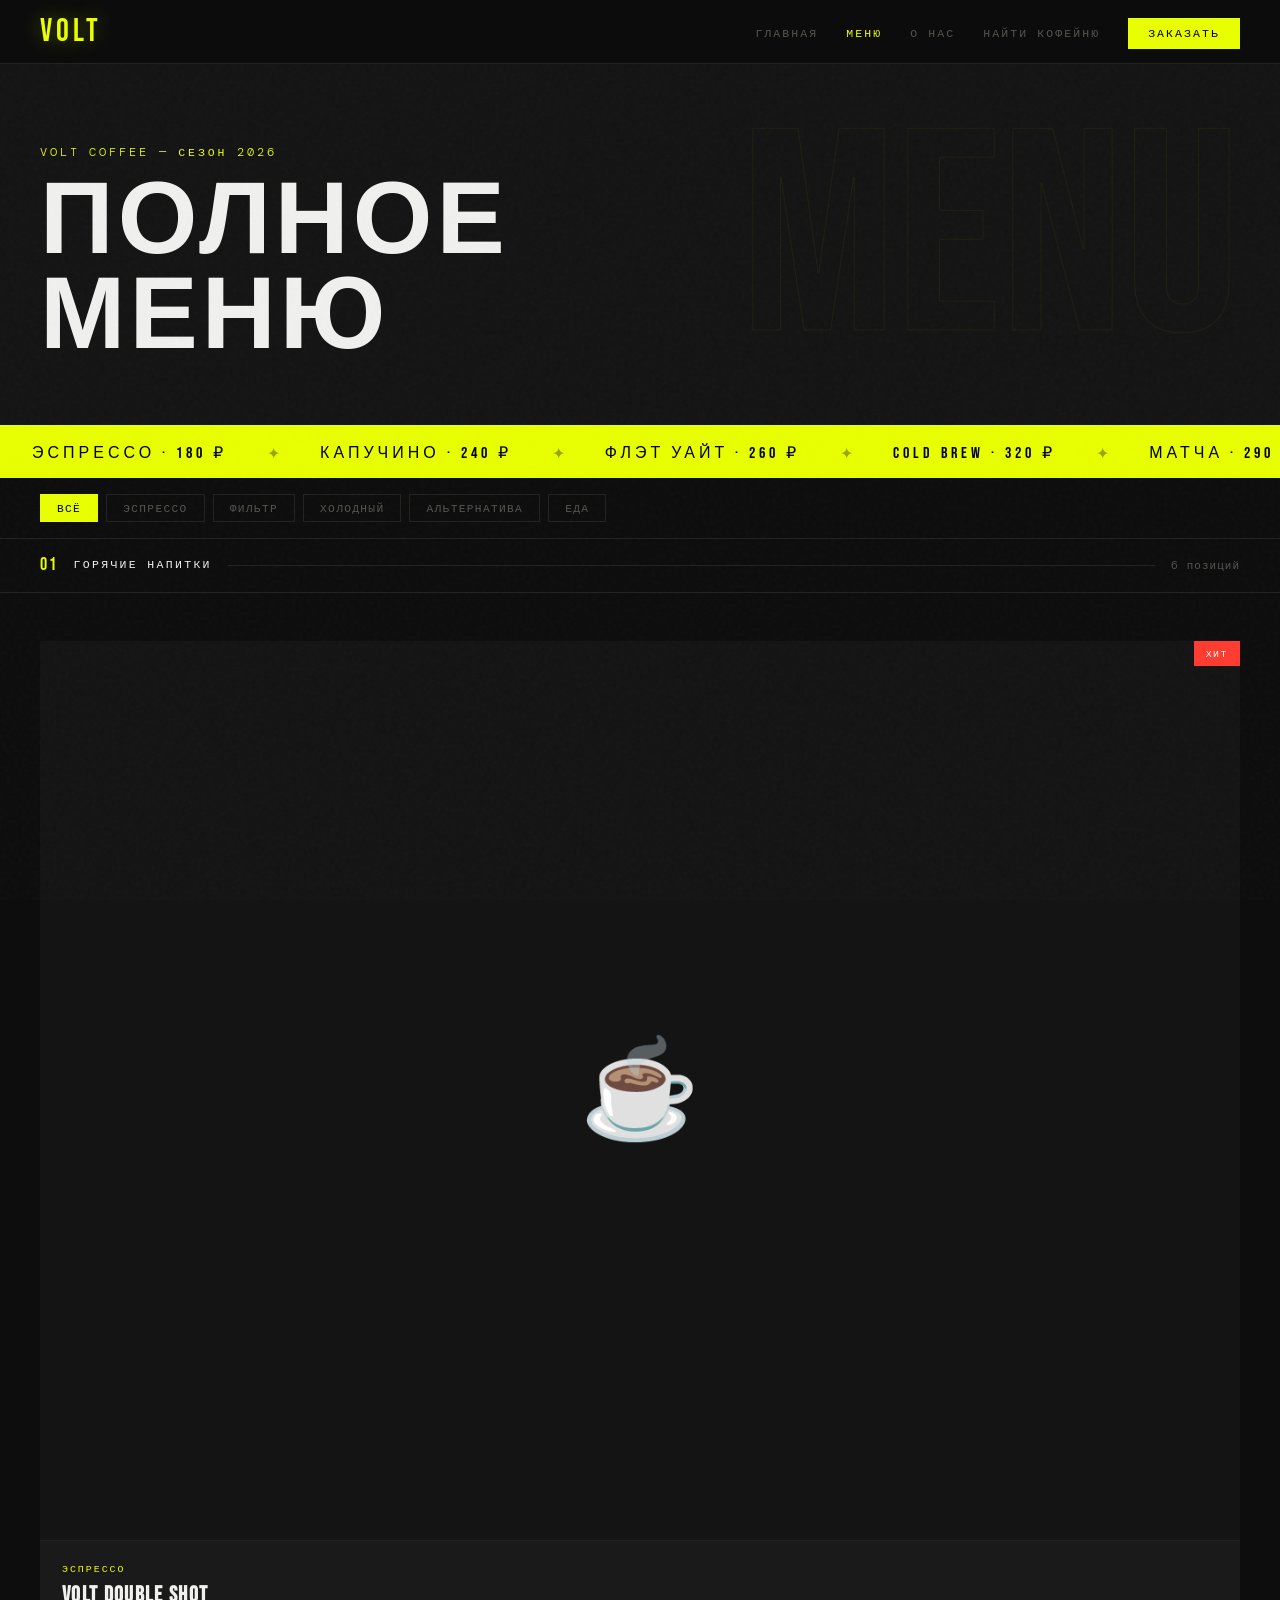
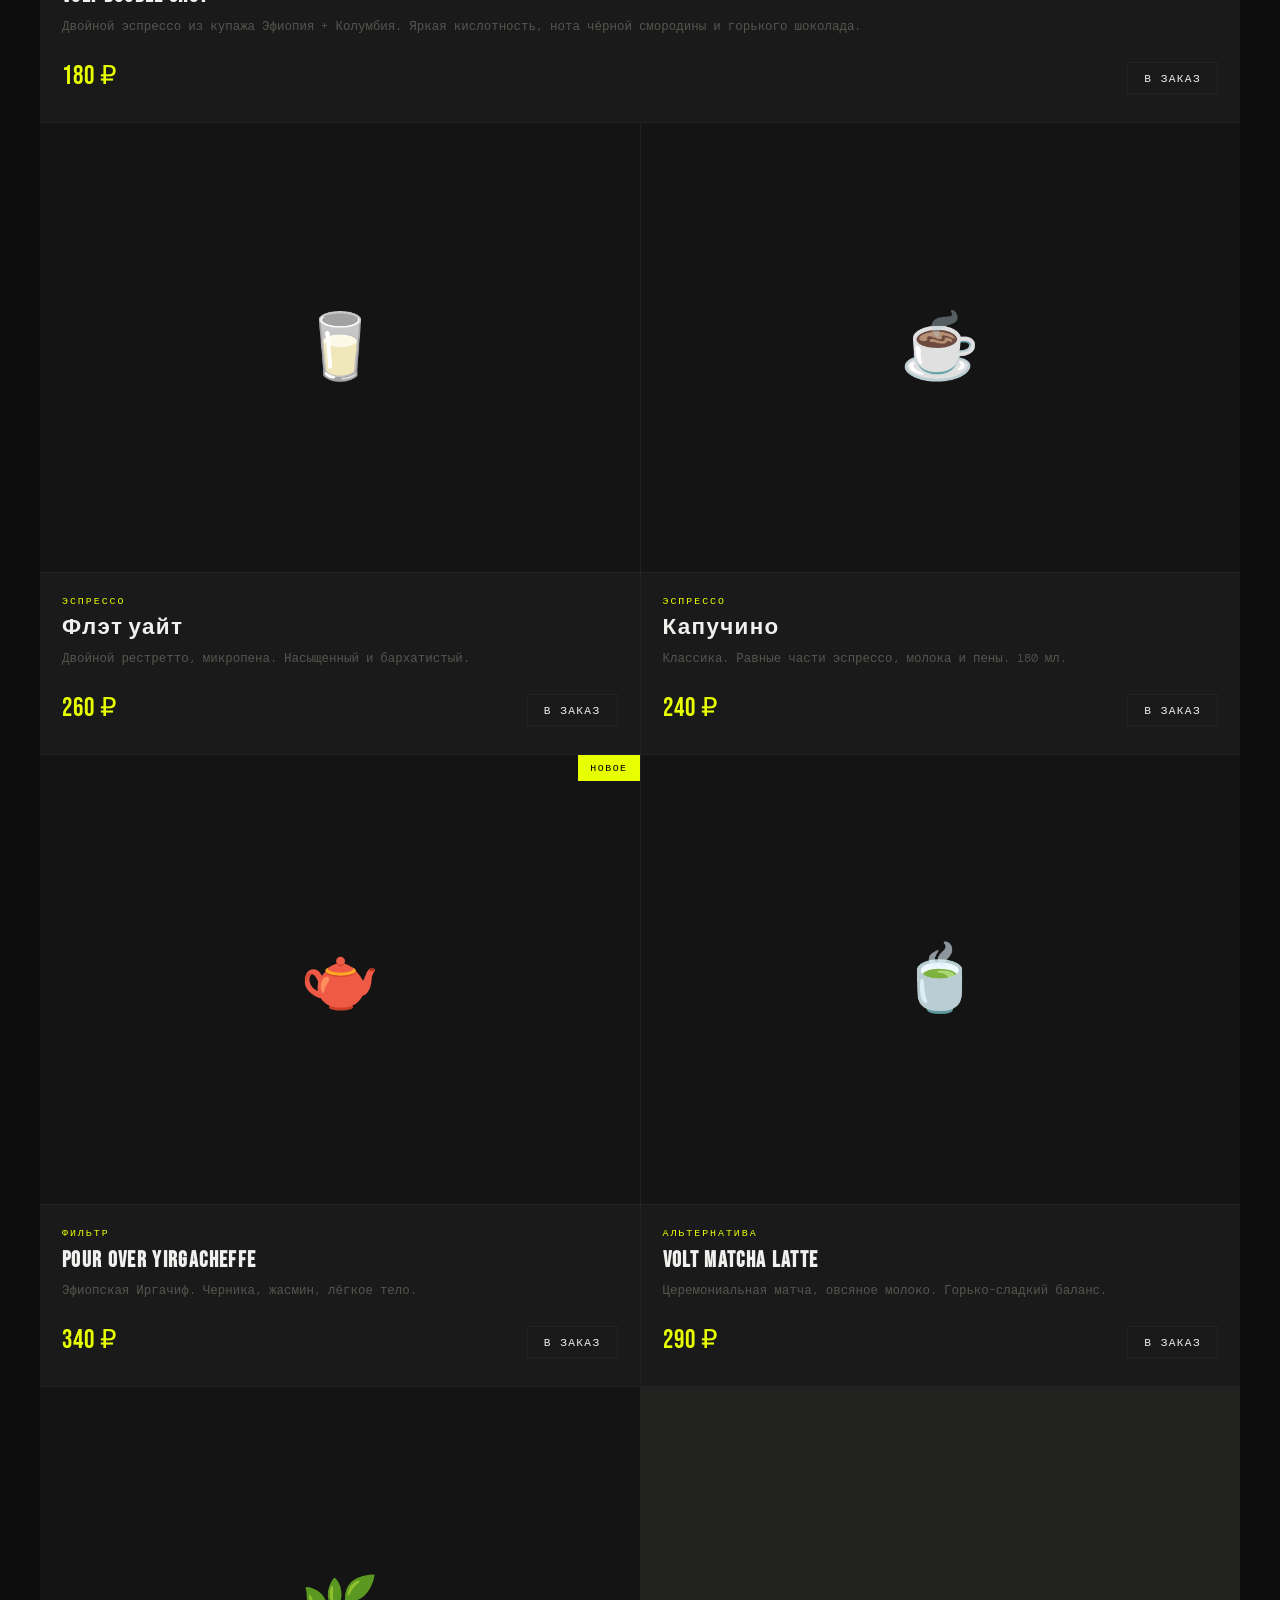
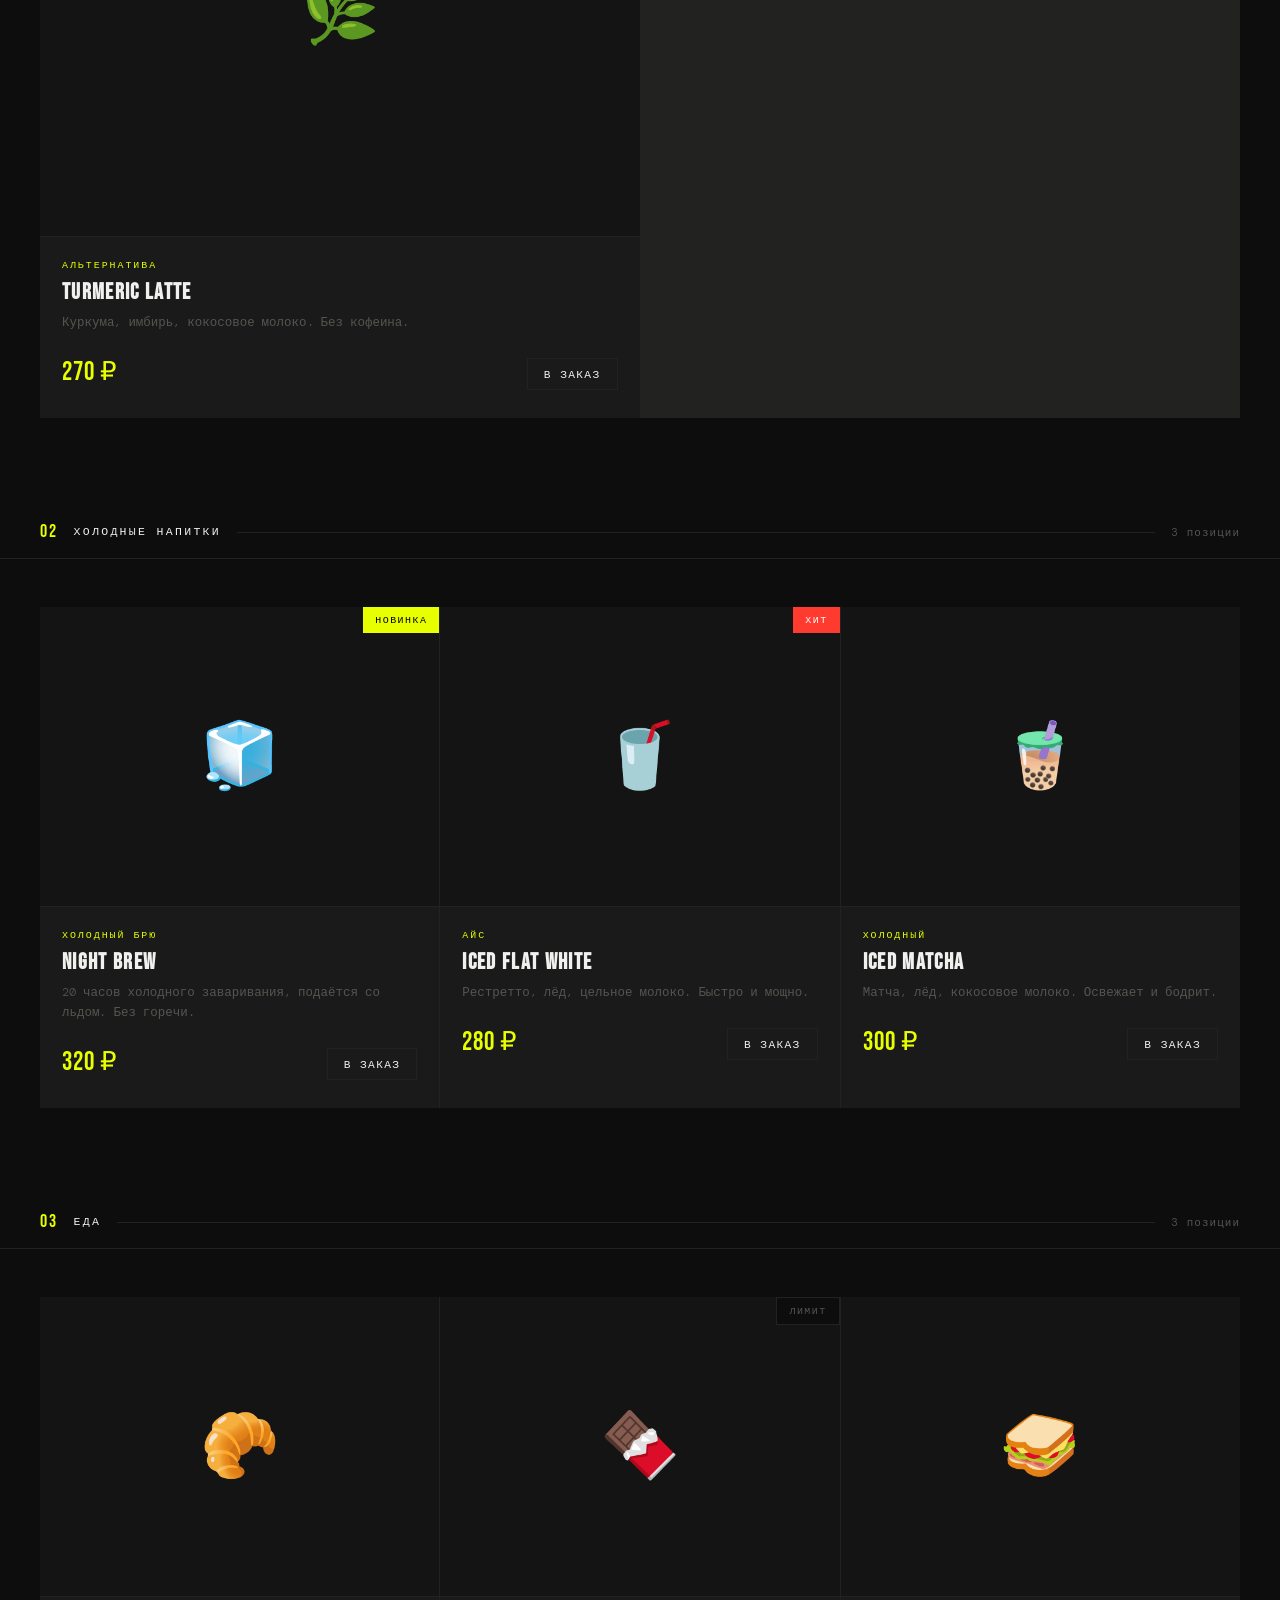
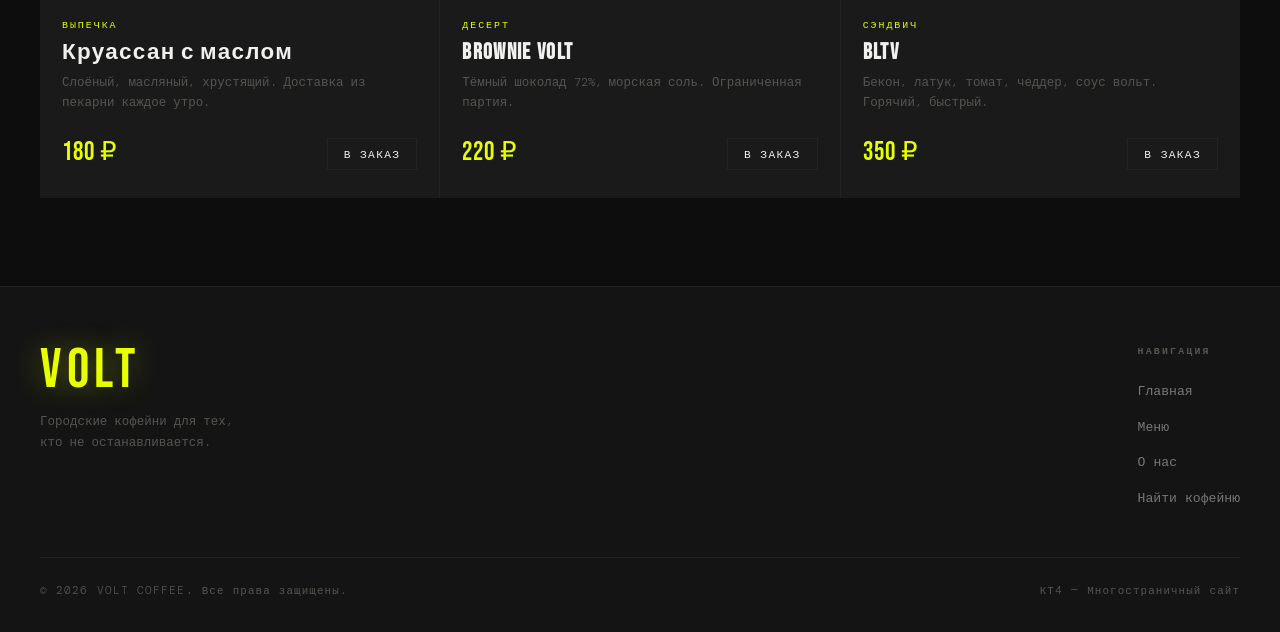
<file: menu.html>
<!DOCTYPE html>
<html lang="ru">
<head>
  <meta charset="UTF-8"/>
  <meta name="viewport" content="width=device-width, initial-scale=1.0"/>
  <title>Меню — VOLT COFFEE</title>
  <link rel="stylesheet" href="style.css"/>
  <style>
    .menu-hero {
      background: var(--surface);
      padding: 80px 40px 60px;
      border-bottom: 3px solid var(--volt);
      position: relative;        /* ← relative */
      overflow: hidden;
    }
    .menu-hero__bg {
      position: absolute;        /* ← absolute */
      top: 50%; right: 40px;
      transform: translateY(-50%);
      font-family: 'Bebas Neue', sans-serif;
      font-size: 18rem;
      color: transparent;
      -webkit-text-stroke: 1px rgba(232,255,0,0.05);
      line-height: 1;
      pointer-events: none;
      user-select: none;
    }
    .menu-hero__tag {
      font-size: 0.72rem;
      letter-spacing: 0.25em;
      text-transform: uppercase;
      color: var(--volt);
      margin-bottom: 14px;
    }
    .menu-hero__title {
      font-family: 'Bebas Neue', sans-serif;
      font-size: clamp(3rem, 8vw, 7rem);
      letter-spacing: 0.04em;
      line-height: 0.92;
      color: var(--text);
      position: relative;
      z-index: 1;
    }

    /* Фильтры */
    .filter-bar {
      padding: 16px 40px;
      display: flex;
      gap: 8px;
      flex-wrap: wrap;
      border-bottom: 1px solid var(--border);
      background: var(--bg);
    }
    .filter-btn {
      padding: 6px 16px;
      background: transparent;
      border: 1px solid var(--border);
      color: var(--muted);
      font-family: 'DM Mono', monospace;
      font-size: 0.7rem;
      letter-spacing: 0.12em;
      text-transform: uppercase;
      cursor: pointer;
      transition: all 0.2s;
    }
    .filter-btn:hover, .filter-btn.active {
      background: var(--volt);
      color: #000;
      border-color: var(--volt);
    }

    /* Большая карточка (span 2) */
    .card--wide {
      grid-column: span 2;
    }
    .card--wide .card__img {
      font-size: 6rem;
    }

    @media (max-width: 900px) {
      .card--wide { grid-column: span 1; }
      .menu-hero { padding: 56px 20px 40px; }
    }
    @media (max-width: 600px) { .filter-bar { padding: 12px 20px; } }
  </style>
</head>
<body>

  <nav class="nav">
    <a href="index.html" class="nav__logo">VOLT</a>
    <ul class="nav__links">
      <li><a href="index.html">Главная</a></li>
      <li><a href="menu.html" class="active">Меню</a></li>
      <li><a href="about.html">О нас</a></li>
      <li><a href="contact.html">Найти кофейню</a></li>
      <li><a href="menu.html" class="nav__cta">Заказать</a></li>
    </ul>
  </nav>

  <div class="page">

    <!-- HERO МЕНЮ (relative + absolute) -->
    <section class="menu-hero">
      <div class="menu-hero__bg">MENU</div>
      <p class="menu-hero__tag">VOLT Coffee — Сезон 2026</p>
      <h1 class="menu-hero__title">ПОЛНОЕ<br>МЕНЮ</h1>
    </section>

    <!-- TICKER -->
    <div class="ticker">
      <div class="ticker__inner">
        <span class="ticker__item">Эспрессо · 180 ₽</span><span class="ticker__sep">✦</span>
        <span class="ticker__item">Капучино · 240 ₽</span><span class="ticker__sep">✦</span>
        <span class="ticker__item">Флэт уайт · 260 ₽</span><span class="ticker__sep">✦</span>
        <span class="ticker__item">Cold Brew · 320 ₽</span><span class="ticker__sep">✦</span>
        <span class="ticker__item">Матча · 290 ₽</span><span class="ticker__sep">✦</span>
        <span class="ticker__item">Эспрессо · 180 ₽</span><span class="ticker__sep">✦</span>
        <span class="ticker__item">Капучино · 240 ₽</span><span class="ticker__sep">✦</span>
        <span class="ticker__item">Флэт уайт · 260 ₽</span><span class="ticker__sep">✦</span>
        <span class="ticker__item">Cold Brew · 320 ₽</span><span class="ticker__sep">✦</span>
        <span class="ticker__item">Матча · 290 ₽</span><span class="ticker__sep">✦</span>
      </div>
    </div>

    <!-- ФИЛЬТРЫ -->
    <div class="filter-bar">
      <button class="filter-btn active">Всё</button>
      <button class="filter-btn">Эспрессо</button>
      <button class="filter-btn">Фильтр</button>
      <button class="filter-btn">Холодный</button>
      <button class="filter-btn">Альтернатива</button>
      <button class="filter-btn">Еда</button>
    </div>

    <!-- STICKY HEADER -->
    <div class="section-header">
      <span class="section-header__num">01</span>
      <span class="section-header__title">Горячие напитки</span>
      <div class="section-header__line"></div>
      <span class="section-header__extra">6 позиций</span>
    </div>

    <!-- ГОРЯЧИЕ (CSS Grid) -->
    <section class="grid-section">
      <div class="grid grid--3" style="grid-template-columns: repeat(2, 1fr);">

        <div class="card" style="grid-column: span 2;">
          <span class="card__label card__label--hot">Хит</span>
          <div class="card__img" style="font-size:6rem;">☕</div>
          <div class="card__body">
            <p class="card__cat">Эспрессо</p>
            <h3 class="card__name">Volt Double Shot</h3>
            <p class="card__desc">Двойной эспрессо из купажа Эфиопия + Колумбия. Яркая кислотность, нота чёрной смородины и горького шоколада.</p>
            <div class="card__foot"><span class="card__price">180 ₽</span><button class="card__btn">В заказ</button></div>
          </div>
        </div>

        <div class="card">
          <div class="card__img">🥛</div>
          <div class="card__body">
            <p class="card__cat">Эспрессо</p>
            <h3 class="card__name">Флэт уайт</h3>
            <p class="card__desc">Двойной рестретто, микропена. Насыщенный и бархатистый.</p>
            <div class="card__foot"><span class="card__price">260 ₽</span><button class="card__btn">В заказ</button></div>
          </div>
        </div>

        <div class="card">
          <div class="card__img">☕</div>
          <div class="card__body">
            <p class="card__cat">Эспрессо</p>
            <h3 class="card__name">Капучино</h3>
            <p class="card__desc">Классика. Равные части эспрессо, молока и пены. 180 мл.</p>
            <div class="card__foot"><span class="card__price">240 ₽</span><button class="card__btn">В заказ</button></div>
          </div>
        </div>

        <div class="card">
          <span class="card__label card__label--new">Новое</span>
          <div class="card__img">🫖</div>
          <div class="card__body">
            <p class="card__cat">Фильтр</p>
            <h3 class="card__name">Pour Over Yirgacheffe</h3>
            <p class="card__desc">Эфиопская Иргачиф. Черника, жасмин, лёгкое тело.</p>
            <div class="card__foot"><span class="card__price">340 ₽</span><button class="card__btn">В заказ</button></div>
          </div>
        </div>

        <div class="card">
          <div class="card__img">🍵</div>
          <div class="card__body">
            <p class="card__cat">Альтернатива</p>
            <h3 class="card__name">Volt Matcha Latte</h3>
            <p class="card__desc">Церемониальная матча, овсяное молоко. Горько-сладкий баланс.</p>
            <div class="card__foot"><span class="card__price">290 ₽</span><button class="card__btn">В заказ</button></div>
          </div>
        </div>

        <div class="card">
          <div class="card__img">🌿</div>
          <div class="card__body">
            <p class="card__cat">Альтернатива</p>
            <h3 class="card__name">Turmeric Latte</h3>
            <p class="card__desc">Куркума, имбирь, кокосовое молоко. Без кофеина.</p>
            <div class="card__foot"><span class="card__price">270 ₽</span><button class="card__btn">В заказ</button></div>
          </div>
        </div>

      </div>
    </section>

    <!-- STICKY HEADER 2 -->
    <div class="section-header">
      <span class="section-header__num">02</span>
      <span class="section-header__title">Холодные напитки</span>
      <div class="section-header__line"></div>
      <span class="section-header__extra">3 позиции</span>
    </div>

    <section class="grid-section">
      <div class="grid grid--3">

        <div class="card">
          <span class="card__label card__label--new">Новинка</span>
          <div class="card__img">🧊</div>
          <div class="card__body">
            <p class="card__cat">Холодный брю</p>
            <h3 class="card__name">Night Brew</h3>
            <p class="card__desc">20 часов холодного заваривания, подаётся со льдом. Без горечи.</p>
            <div class="card__foot"><span class="card__price">320 ₽</span><button class="card__btn">В заказ</button></div>
          </div>
        </div>

        <div class="card">
          <span class="card__label card__label--hot">Хит</span>
          <div class="card__img">🥤</div>
          <div class="card__body">
            <p class="card__cat">Айс</p>
            <h3 class="card__name">Iced Flat White</h3>
            <p class="card__desc">Рестретто, лёд, цельное молоко. Быстро и мощно.</p>
            <div class="card__foot"><span class="card__price">280 ₽</span><button class="card__btn">В заказ</button></div>
          </div>
        </div>

        <div class="card">
          <div class="card__img">🧋</div>
          <div class="card__body">
            <p class="card__cat">Холодный</p>
            <h3 class="card__name">Iced Matcha</h3>
            <p class="card__desc">Матча, лёд, кокосовое молоко. Освежает и бодрит.</p>
            <div class="card__foot"><span class="card__price">300 ₽</span><button class="card__btn">В заказ</button></div>
          </div>
        </div>

      </div>
    </section>

    <!-- STICKY HEADER 3 -->
    <div class="section-header">
      <span class="section-header__num">03</span>
      <span class="section-header__title">Еда</span>
      <div class="section-header__line"></div>
      <span class="section-header__extra">3 позиции</span>
    </div>

    <section class="grid-section">
      <div class="grid grid--3">

        <div class="card">
          <div class="card__img">🥐</div>
          <div class="card__body">
            <p class="card__cat">Выпечка</p>
            <h3 class="card__name">Круассан с маслом</h3>
            <p class="card__desc">Слоёный, масляный, хрустящий. Доставка из пекарни каждое утро.</p>
            <div class="card__foot"><span class="card__price">180 ₽</span><button class="card__btn">В заказ</button></div>
          </div>
        </div>

        <div class="card">
          <span class="card__label card__label--ltd">Лимит</span>
          <div class="card__img">🍫</div>
          <div class="card__body">
            <p class="card__cat">Десерт</p>
            <h3 class="card__name">Brownie Volt</h3>
            <p class="card__desc">Тёмный шоколад 72%, морская соль. Ограниченная партия.</p>
            <div class="card__foot"><span class="card__price">220 ₽</span><button class="card__btn">В заказ</button></div>
          </div>
        </div>

        <div class="card">
          <div class="card__img">🥪</div>
          <div class="card__body">
            <p class="card__cat">Сэндвич</p>
            <h3 class="card__name">BLTV</h3>
            <p class="card__desc">Бекон, латук, томат, чеддер, соус вольт. Горячий, быстрый.</p>
            <div class="card__foot"><span class="card__price">350 ₽</span><button class="card__btn">В заказ</button></div>
          </div>
        </div>

      </div>
    </section>

    <footer class="footer">
      <div class="footer__top">
        <div class="footer__brand">
          <div class="footer__logo-big">VOLT</div>
          <p class="footer__tagline">Городские кофейни для тех, кто не останавливается.</p>
        </div>
        <div class="footer__col">
          <h4>Навигация</h4>
          <ul>
            <li><a href="index.html">Главная</a></li>
            <li><a href="menu.html">Меню</a></li>
            <li><a href="about.html">О нас</a></li>
            <li><a href="contact.html">Найти кофейню</a></li>
          </ul>
        </div>
      </div>
      <div class="footer__bottom">
        <span>© 2026 VOLT COFFEE. Все права защищены.</span>
        <span>КТ4 — Многостраничный сайт</span>
      </div>
    </footer>

  </div>

  <script>
    // Реальная фильтрация карточек по категории
    const filterMap = {
      'Всё':         null,
      'Эспрессо':    'Эспрессо',
      'Фильтр':      'Фильтр',
      'Холодный':    ['Холодный брю', 'Айс', 'Холодный'],
      'Альтернатива':'Альтернатива',
      'Еда':         ['Выпечка', 'Десерт', 'Сэндвич'],
    };

    document.querySelectorAll('.filter-btn').forEach(btn => {
      btn.addEventListener('click', () => {
        document.querySelectorAll('.filter-btn').forEach(b => b.classList.remove('active'));
        btn.classList.add('active');

        const key = btn.textContent.trim();
        const target = filterMap[key];

        document.querySelectorAll('.card').forEach(card => {
          const cat = card.querySelector('.card__cat')?.textContent.trim();
          if (!target) {
            card.style.display = '';
          } else {
            const match = Array.isArray(target) ? target.includes(cat) : cat === target;
            card.style.display = match ? '' : 'none';
          }
        });

        // Скрывать пустые section-header если в секции нет видимых карточек
        document.querySelectorAll('.grid').forEach(grid => {
          const visible = [...grid.querySelectorAll('.card')].some(c => c.style.display !== 'none');
          const section = grid.closest('section');
          const header = section?.previousElementSibling;
          if (header?.classList.contains('section-header')) {
            header.style.display = visible ? '' : 'none';
          }
          if (section) section.style.display = visible ? '' : 'none';
        });
      });
    });
  </script>
</body>
</html>
</file>
<file: style.css>
/* ═══════════════════════════════════════════════
   VOLT COFFEE — Shared Stylesheet
   Тёмный брутальный стиль, неоново-жёлтый акцент
═══════════════════════════════════════════════ */

@import url('https://fonts.googleapis.com/css2?family=Bebas+Neue&family=DM+Mono:wght@300;400;500&display=swap');

:root {
  --bg:        #0d0d0d;      /* основной фон */
  --surface:   #141414;
  --card:      #1a1a1a;      /* фон карточек */
  --volt:      #e8ff00;      /* неоново-жёлтый акцент */
  --volt-dim:  rgba(232,255,0,0.12);
  --volt-glow: rgba(232,255,0,0.35);
  --text:      #f0f0ee;
  --muted:     #555550;
  --border:    #222220;
  --red:       #ff3b30;
  --nav-h:     64px;
  --r:         4px;
}

*, *::before, *::after { box-sizing: border-box; margin: 0; padding: 0; }
html { scroll-behavior: smooth; }

body {
  background-color: var(--bg);   /* цвет основного фона */
  color: var(--text);
  font-family: 'DM Mono', monospace;
  font-weight: 300;
  line-height: 1.6;
  min-height: 100vh;
  cursor: default;
}

/* Grain-оверлей поверх всего */
body::before {
  content: '';
  position: fixed;
  inset: 0;
  background-image: url("data:image/svg+xml,%3Csvg viewBox='0 0 256 256' xmlns='http://www.w3.org/2000/svg'%3E%3Cfilter id='noise'%3E%3CfeTurbulence type='fractalNoise' baseFrequency='0.9' numOctaves='4' stitchTiles='stitch'/%3E%3C/filter%3E%3Crect width='100%25' height='100%25' filter='url(%23noise)' opacity='0.04'/%3E%3C/svg%3E");
  pointer-events: none;
  z-index: 9998;
  opacity: 0.6;
}

/* ─────────────────────────────────────────────
   [1] FIXED NAVIGATION — position: fixed
───────────────────────────────────────────── */
.nav {
  position: fixed;          /* ← position: fixed */
  top: 0; left: 0; right: 0;
  height: var(--nav-h);
  background: rgba(13,13,13,0.92);
  backdrop-filter: blur(12px);
  border-bottom: 1px solid var(--border);
  z-index: 9999;

  /* Flexbox — центрирование навбара */
  display: flex;
  align-items: center;
  justify-content: space-between;
  padding: 0 40px;
}

.nav__logo {
  font-family: 'Bebas Neue', sans-serif;
  font-size: 2rem;
  letter-spacing: 0.12em;
  color: var(--volt);
  text-decoration: none;
  line-height: 1;
  text-shadow: 0 0 20px var(--volt-glow);
}

.nav__links {
  list-style: none;
  display: flex;
  align-items: center;
  gap: 28px;
}

.nav__links a {
  font-size: 0.72rem;
  font-weight: 500;
  letter-spacing: 0.18em;
  text-transform: uppercase;
  color: var(--muted);
  text-decoration: none;
  transition: color 0.2s;
}
.nav__links a:hover,
.nav__links a.active { color: var(--volt); }

.nav__cta {
  background: var(--volt) !important;
  color: #000 !important;
  padding: 8px 20px !important;
  font-weight: 500 !important;
  transition: box-shadow 0.2s !important;
}
.nav__cta:hover {
  box-shadow: 0 0 20px var(--volt-glow) !important;
  color: #000 !important;
}

.page { padding-top: var(--nav-h); }

/* ─────────────────────────────────────────────
   [2] HERO — position: relative + absolute
───────────────────────────────────────────── */
.hero {
  position: relative;       /* ← position: relative */
  min-height: calc(100vh - var(--nav-h));
  overflow: hidden;
  display: flex;
  align-items: flex-end;
  padding: 0 40px 72px;
  background: var(--bg);
}

/* Большая фоновая надпись — position: absolute */
.hero__wordmark {
  position: absolute;       /* ← position: absolute */
  top: 50%;
  left: 50%;
  transform: translate(-50%, -50%);
  font-family: 'Bebas Neue', sans-serif;
  font-size: clamp(12rem, 28vw, 22rem);
  letter-spacing: -0.02em;
  color: transparent;
  -webkit-text-stroke: 1px rgba(232,255,0,0.07);
  white-space: nowrap;
  user-select: none;
  pointer-events: none;
  z-index: 0;
  line-height: 1;
}

/* Жёлтая полоса снизу — position: absolute */
.hero__line {
  position: absolute;       /* ← position: absolute */
  bottom: 0; left: 0; right: 0;
  height: 3px;
  background: var(--volt);
  box-shadow: 0 0 30px var(--volt-glow);
  z-index: 2;
}

/* Бейдж — position: absolute */
.hero__badge {
  position: absolute;       /* ← position: absolute */
  top: 36px; right: 40px;
  z-index: 3;
  background: var(--volt);
  color: #000;
  font-size: 0.68rem;
  font-weight: 500;
  letter-spacing: 0.2em;
  text-transform: uppercase;
  padding: 6px 14px;
}

.hero__content {
  position: relative;
  z-index: 2;
  max-width: 760px;
}

.hero__tag {
  display: block;
  font-size: 0.72rem;
  letter-spacing: 0.25em;
  text-transform: uppercase;
  color: var(--volt);
  margin-bottom: 16px;
}

.hero__title {
  font-family: 'Bebas Neue', sans-serif;
  font-size: clamp(4rem, 10vw, 9rem);
  line-height: 0.92;
  letter-spacing: 0.04em;
  color: var(--text);
  margin-bottom: 28px;
}
.hero__title em {
  color: var(--volt);
  font-style: normal;
  text-shadow: 0 0 40px var(--volt-glow);
}

.hero__desc {
  font-size: 0.88rem;
  color: var(--muted);
  max-width: 380px;
  margin-bottom: 36px;
  line-height: 1.7;
}

.hero__actions {
  display: flex;         /* Flexbox */
  align-items: center;
  gap: 16px;
}

/* ─────────────────────────────────────────────
   КНОПКИ
───────────────────────────────────────────── */
.btn {
  display: inline-flex;
  align-items: center;
  gap: 8px;
  padding: 13px 28px;
  font-family: 'DM Mono', monospace;
  font-size: 0.78rem;
  font-weight: 500;
  letter-spacing: 0.12em;
  text-transform: uppercase;
  text-decoration: none;
  border: none;
  cursor: pointer;
  transition: all 0.2s;
}
.btn--volt {
  background: var(--volt);
  color: #000;
}
.btn--volt:hover {
  box-shadow: 0 0 28px var(--volt-glow);
  transform: translateY(-2px);
}
.btn--ghost {
  background: transparent;
  color: var(--text);
  border: 1px solid var(--border);
}
.btn--ghost:hover {
  border-color: var(--volt);
  color: var(--volt);
}

/* ─────────────────────────────────────────────
   [3] STICKY SECTION HEADER — position: sticky
───────────────────────────────────────────── */
.section-header {
  position: sticky;         /* ← position: sticky */
  top: var(--nav-h);
  z-index: 100;
  background: var(--bg);
  border-bottom: 1px solid var(--border);
  padding: 12px 40px;

  display: flex;
  align-items: center;
  gap: 16px;
}

.section-header__num {
  font-family: 'Bebas Neue', sans-serif;
  font-size: 1.1rem;
  letter-spacing: 0.1em;
  color: var(--volt);
}

.section-header__title {
  font-size: 0.72rem;
  font-weight: 500;
  letter-spacing: 0.2em;
  text-transform: uppercase;
  color: var(--text);
}

.section-header__line {
  flex: 1;
  height: 1px;
  background: var(--border);
}

.section-header__extra {
  font-size: 0.68rem;
  color: var(--muted);
  letter-spacing: 0.1em;
}

/* ─────────────────────────────────────────────
   [4] КАРТОЧКИ — CSS Grid + relative/absolute
───────────────────────────────────────────── */
.grid-section {
  padding: 48px 40px 88px;
}

.grid {
  display: grid;            /* ← CSS Grid */
  gap: 1px;
  max-width: 1200px;
  margin: 0 auto;
  background: var(--border);/* Граница-сетка через фон */
}
.grid--3 { grid-template-columns: repeat(3, 1fr); }
.grid--2 { grid-template-columns: repeat(2, 1fr); }
.grid--4 { grid-template-columns: repeat(4, 1fr); }

.card {
  background: var(--card);   /* ← цвет карточек */
  position: relative;        /* ← position: relative */
  overflow: hidden;
  transition: background 0.25s;
}
.card:hover { background: #1f1f1f; }

/* Лейбл — position: absolute */
.card__label {
  position: absolute;        /* ← position: absolute */
  top: 0; right: 0;
  font-size: 0.62rem;
  font-weight: 500;
  letter-spacing: 0.15em;
  text-transform: uppercase;
  padding: 5px 12px;
  z-index: 2;
}
.card__label--hot  { background: var(--red);  color: #fff; }
.card__label--new  { background: var(--volt); color: #000; }
.card__label--ltd  { background: var(--bg);   color: var(--muted); border: 1px solid var(--border); }

/* Эмодзи-блок */
.card__img {
  width: 100%;
  aspect-ratio: 4/3;
  display: flex;
  align-items: center;
  justify-content: center;  /* Flexbox */
  font-size: 4rem;
  background: var(--surface);
  border-bottom: 1px solid var(--border);
  position: relative;
  overflow: hidden;
  transition: background 0.3s;
}
.card:hover .card__img { background: #111; }

/* Жёлтая полоска снизу эмодзи при ховере */
.card__img::after {
  content: '';
  position: absolute;       /* ← position: absolute */
  bottom: 0; left: 0; right: 0;
  height: 2px;
  background: var(--volt);
  transform: scaleX(0);
  transition: transform 0.3s cubic-bezier(.16,1,.3,1);
  box-shadow: 0 0 12px var(--volt-glow);
}
.card:hover .card__img::after { transform: scaleX(1); }

.card__body { padding: 20px 22px 24px; }

.card__cat {
  font-size: 0.62rem;
  letter-spacing: 0.2em;
  text-transform: uppercase;
  color: var(--volt);
  margin-bottom: 8px;
}

.card__name {
  font-family: 'Bebas Neue', sans-serif;
  font-size: 1.4rem;
  letter-spacing: 0.06em;
  color: var(--text);
  margin-bottom: 8px;
  line-height: 1.1;
}

.card__desc {
  font-size: 0.78rem;
  color: var(--muted);
  margin-bottom: 20px;
  line-height: 1.6;
}

.card__foot {
  display: flex;             /* Flexbox */
  align-items: center;
  justify-content: space-between;
  gap: 12px;
}

.card__price {
  font-family: 'Bebas Neue', sans-serif;
  font-size: 1.6rem;
  letter-spacing: 0.04em;
  color: var(--volt);
}

.card__btn {
  background: transparent;
  border: 1px solid var(--border);
  color: var(--text);
  font-family: 'DM Mono', monospace;
  font-size: 0.7rem;
  font-weight: 500;
  letter-spacing: 0.12em;
  text-transform: uppercase;
  padding: 8px 16px;
  cursor: pointer;
  transition: all 0.2s;
}
.card__btn:hover {
  background: var(--volt);
  color: #000;
  border-color: var(--volt);
}

/* ─────────────────────────────────────────────
   TICKER MARQUEE
───────────────────────────────────────────── */
.ticker {
  background: var(--volt);
  overflow: hidden;
  padding: 12px 0;
  white-space: nowrap;
}
.ticker__inner {
  display: inline-flex;
  animation: ticker-scroll 22s linear infinite;
  will-change: transform;
}
.ticker__item {
  font-family: 'Bebas Neue', sans-serif;
  font-size: 1rem;
  letter-spacing: 0.25em;
  text-transform: uppercase;
  color: #000;
  padding: 0 32px;
}
.ticker__sep { color: rgba(0,0,0,0.35); padding: 0 8px; }
@keyframes ticker-scroll {
  from { transform: translateX(0); }
  to   { transform: translateX(-50%); }
}

/* ─────────────────────────────────────────────
   FOOTER
───────────────────────────────────────────── */
.footer {
  border-top: 1px solid var(--border);
  background: var(--surface);
  padding: 56px 40px 32px;
}
.footer__top {
  display: flex;             /* Flexbox */
  gap: 64px;
  margin-bottom: 48px;
}
.footer__brand { flex: 1.2; }
.footer__logo-big {
  font-family: 'Bebas Neue', sans-serif;
  font-size: 3.5rem;
  letter-spacing: 0.1em;
  color: var(--volt);
  text-shadow: 0 0 30px var(--volt-glow);
  line-height: 1;
  margin-bottom: 12px;
}
.footer__tagline {
  font-size: 0.78rem;
  color: var(--muted);
  max-width: 220px;
  line-height: 1.7;
}
.footer__col h4 {
  font-size: 0.62rem;
  letter-spacing: 0.22em;
  text-transform: uppercase;
  color: var(--muted);
  margin-bottom: 18px;
}
.footer__col ul { list-style: none; display: flex; flex-direction: column; gap: 10px; }
.footer__col ul a {
  font-size: 0.82rem;
  color: rgba(240,240,238,0.45);
  text-decoration: none;
  transition: color 0.2s;
}
.footer__col ul a:hover { color: var(--volt); }
.footer__bottom {
  border-top: 1px solid var(--border);
  padding-top: 24px;
  display: flex;
  justify-content: space-between;
  align-items: center;
  font-size: 0.68rem;
  color: var(--muted);
  letter-spacing: 0.1em;
}

/* ─────────────────────────────────────────────
   RESPONSIVE
───────────────────────────────────────────── */
@media (max-width: 900px) {
  .grid--3 { grid-template-columns: repeat(2, 1fr); }
  .grid--4 { grid-template-columns: repeat(2, 1fr); }
  .footer__top { flex-direction: column; gap: 36px; }
}
@media (max-width: 600px) {
  .nav { padding: 0 20px; }
  .nav__links li:not(:last-child) { display: none; }
  .hero { padding: 0 20px 56px; min-height: 80vh; }
  .hero__badge { top: 20px; right: 20px; }
  .section-header { padding: 10px 20px; }
  .grid-section { padding: 0 0 64px; }
  .grid--3, .grid--2 { grid-template-columns: 1fr; }
  .footer { padding: 40px 20px 24px; }
  .footer__bottom { flex-direction: column; gap: 8px; text-align: center; }
}
</file>
